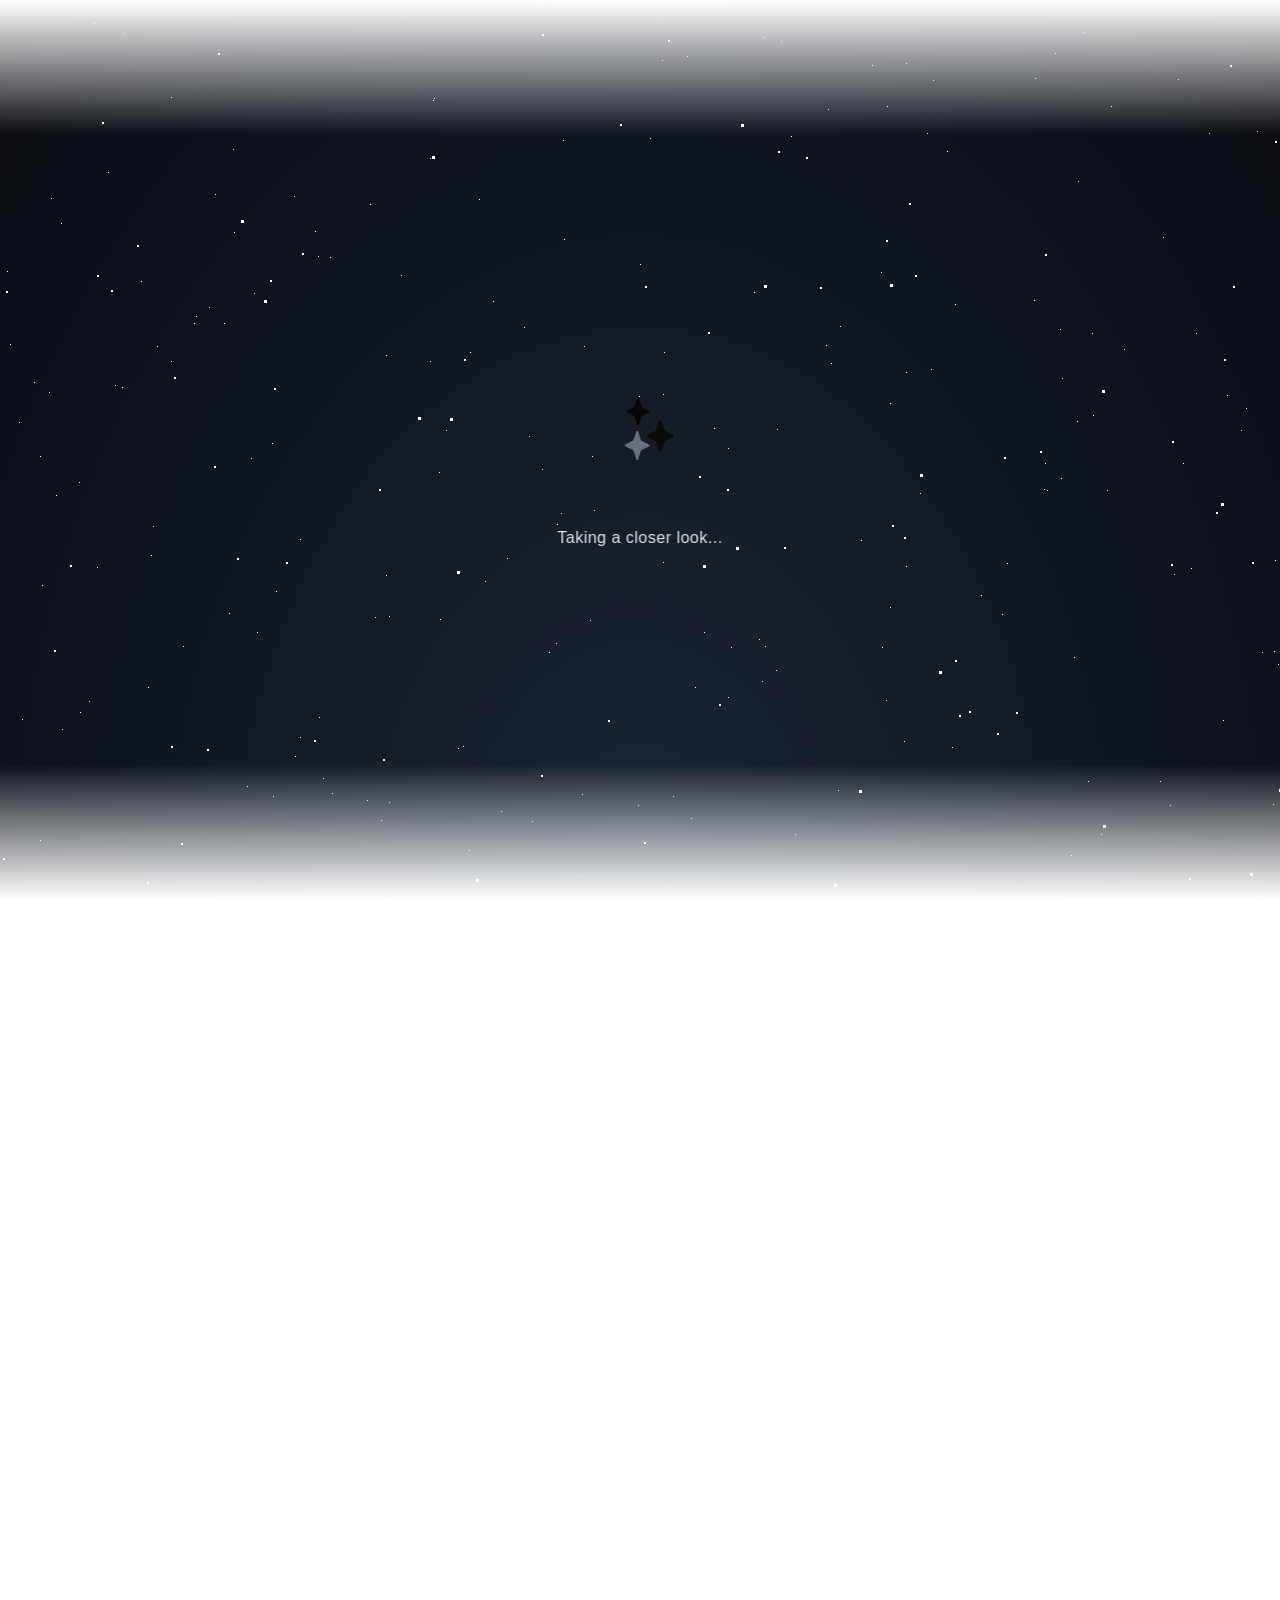
<file: generatingAnim/index.html>
<!DOCTYPE html>
<html lang="en">
<head>
<meta charset="UTF-8">
<meta name="viewport" content="width=device-width, initial-scale=1.0">
<title>AI Analyzing Loader</title>
<link rel="stylesheet" href="styles.css">
</head>
<body style="margin:0; padding:0; height:100vh; width:100vw; overflow:hidden;">
<div class="container">
  <div id="stars"></div>
  <div id="stars2"></div>
  <div id="stars3"></div>

  <div class="loader-wrap">
    <div class="logo-scanner">
      <!-- your reference animation, played as-is; glow is added purely via
           a CSS filter layered on top, so the gif's own frames/timing
           are never touched -->
      <img class="ai-gif" src="ai-generating.gif" alt="AI generating">
    </div>

    <div class="status-text" id="statusText" aria-live="polite">
      <span id="statusSpan">Taking a closer look...</span>
    </div>
  </div>
</div>





<script src="script.js"></script>
</body>
</html>
</file>
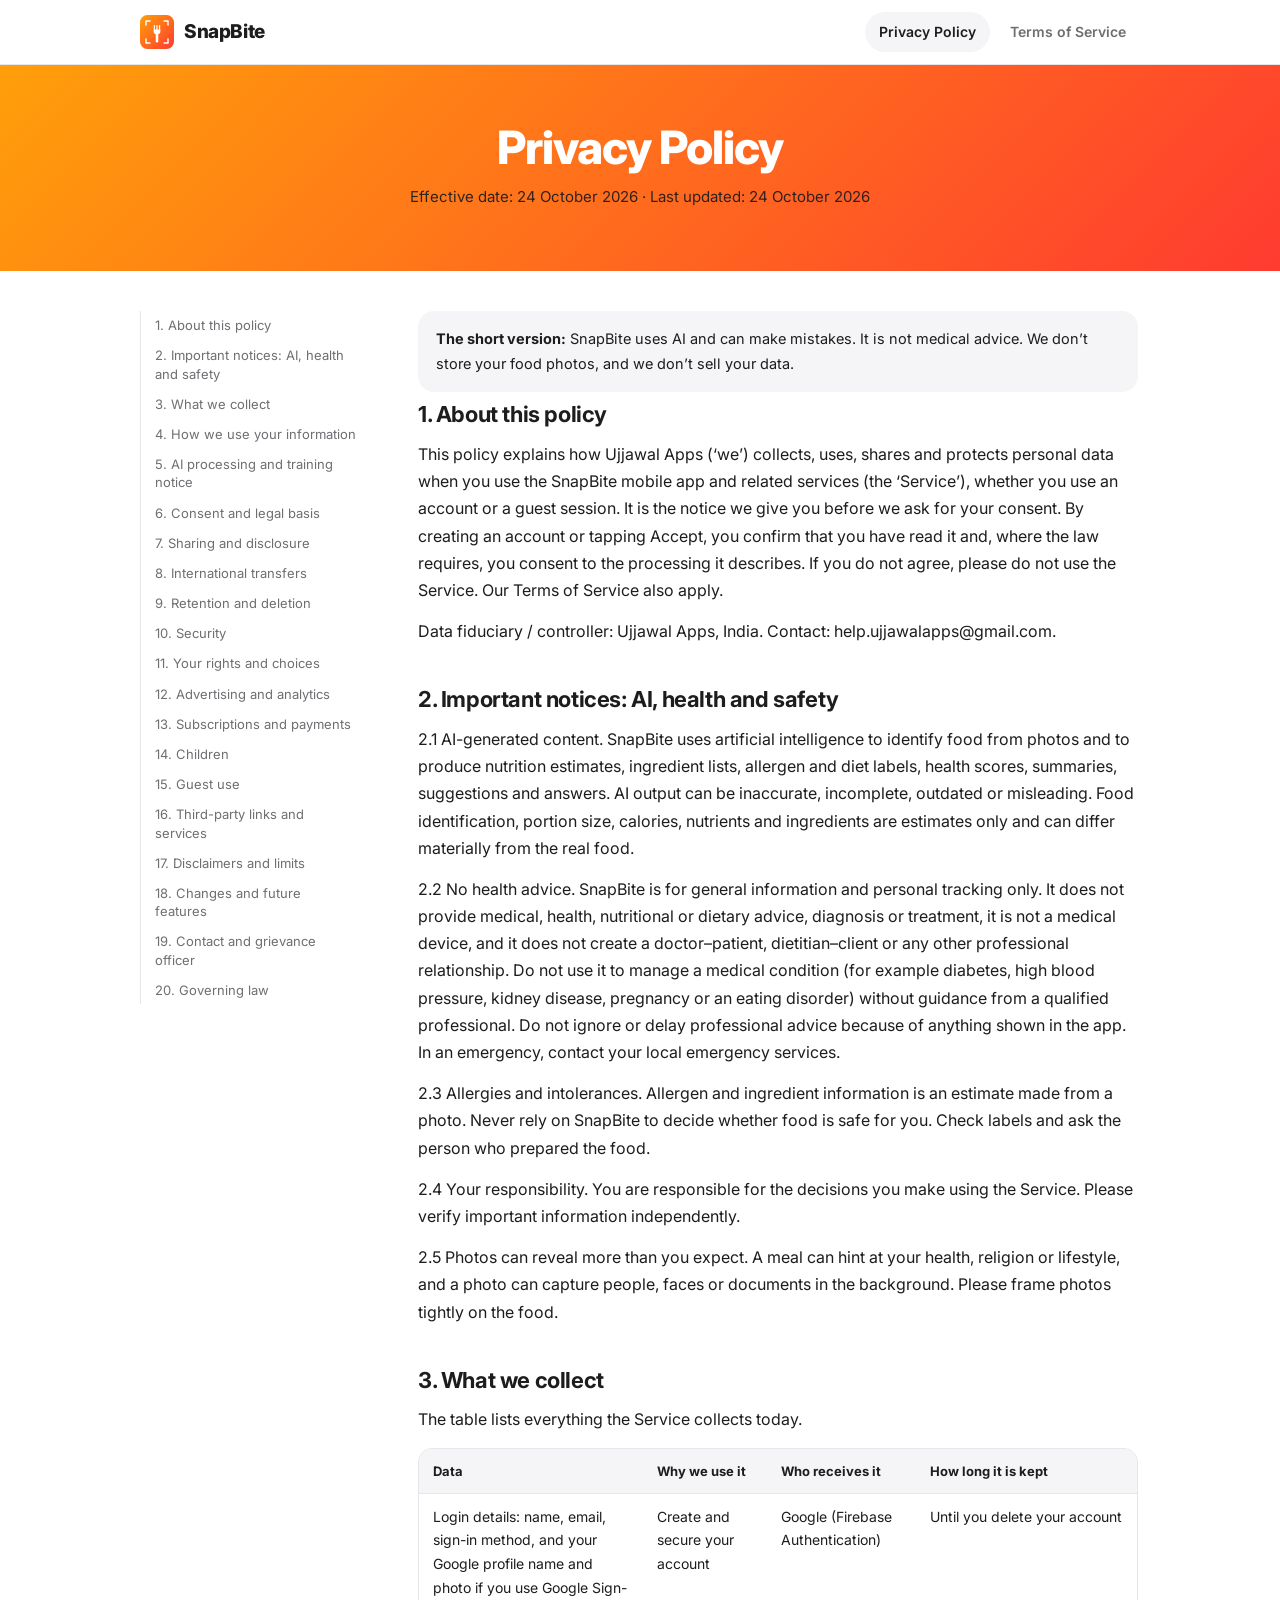
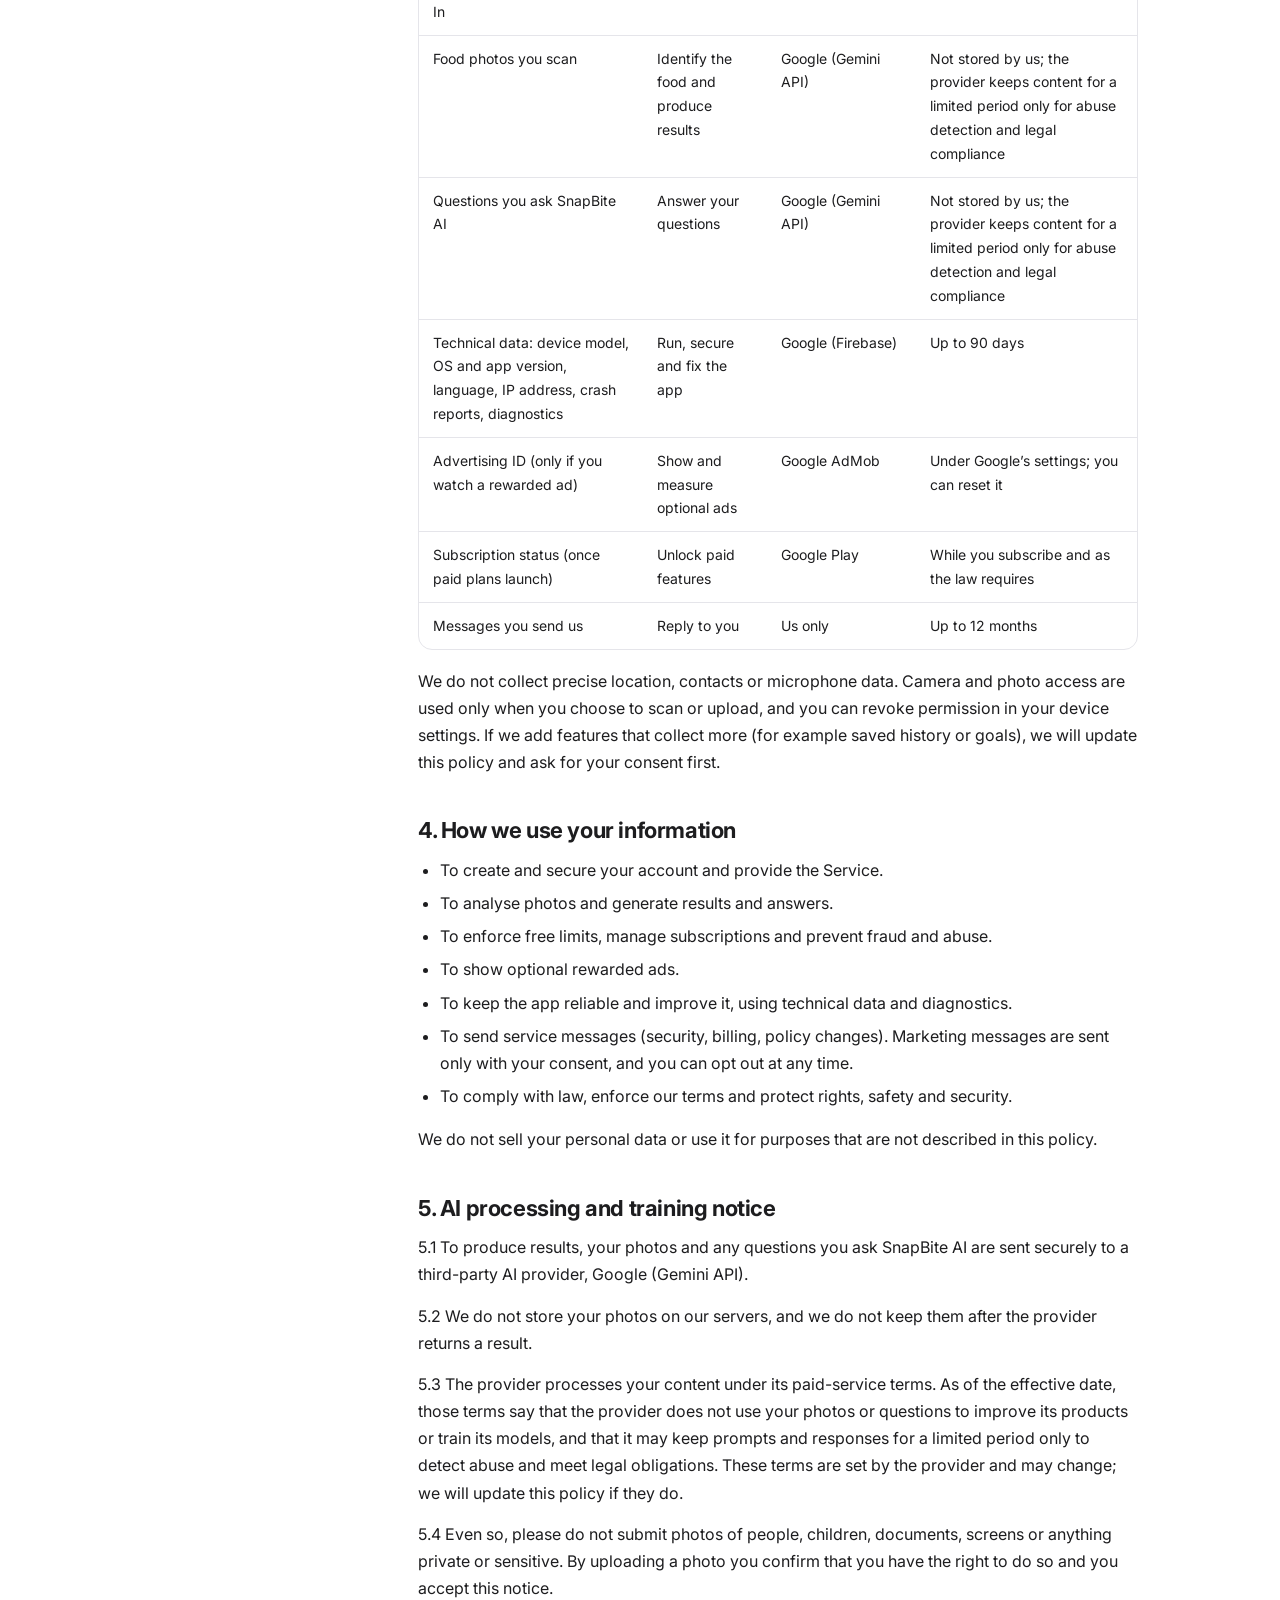
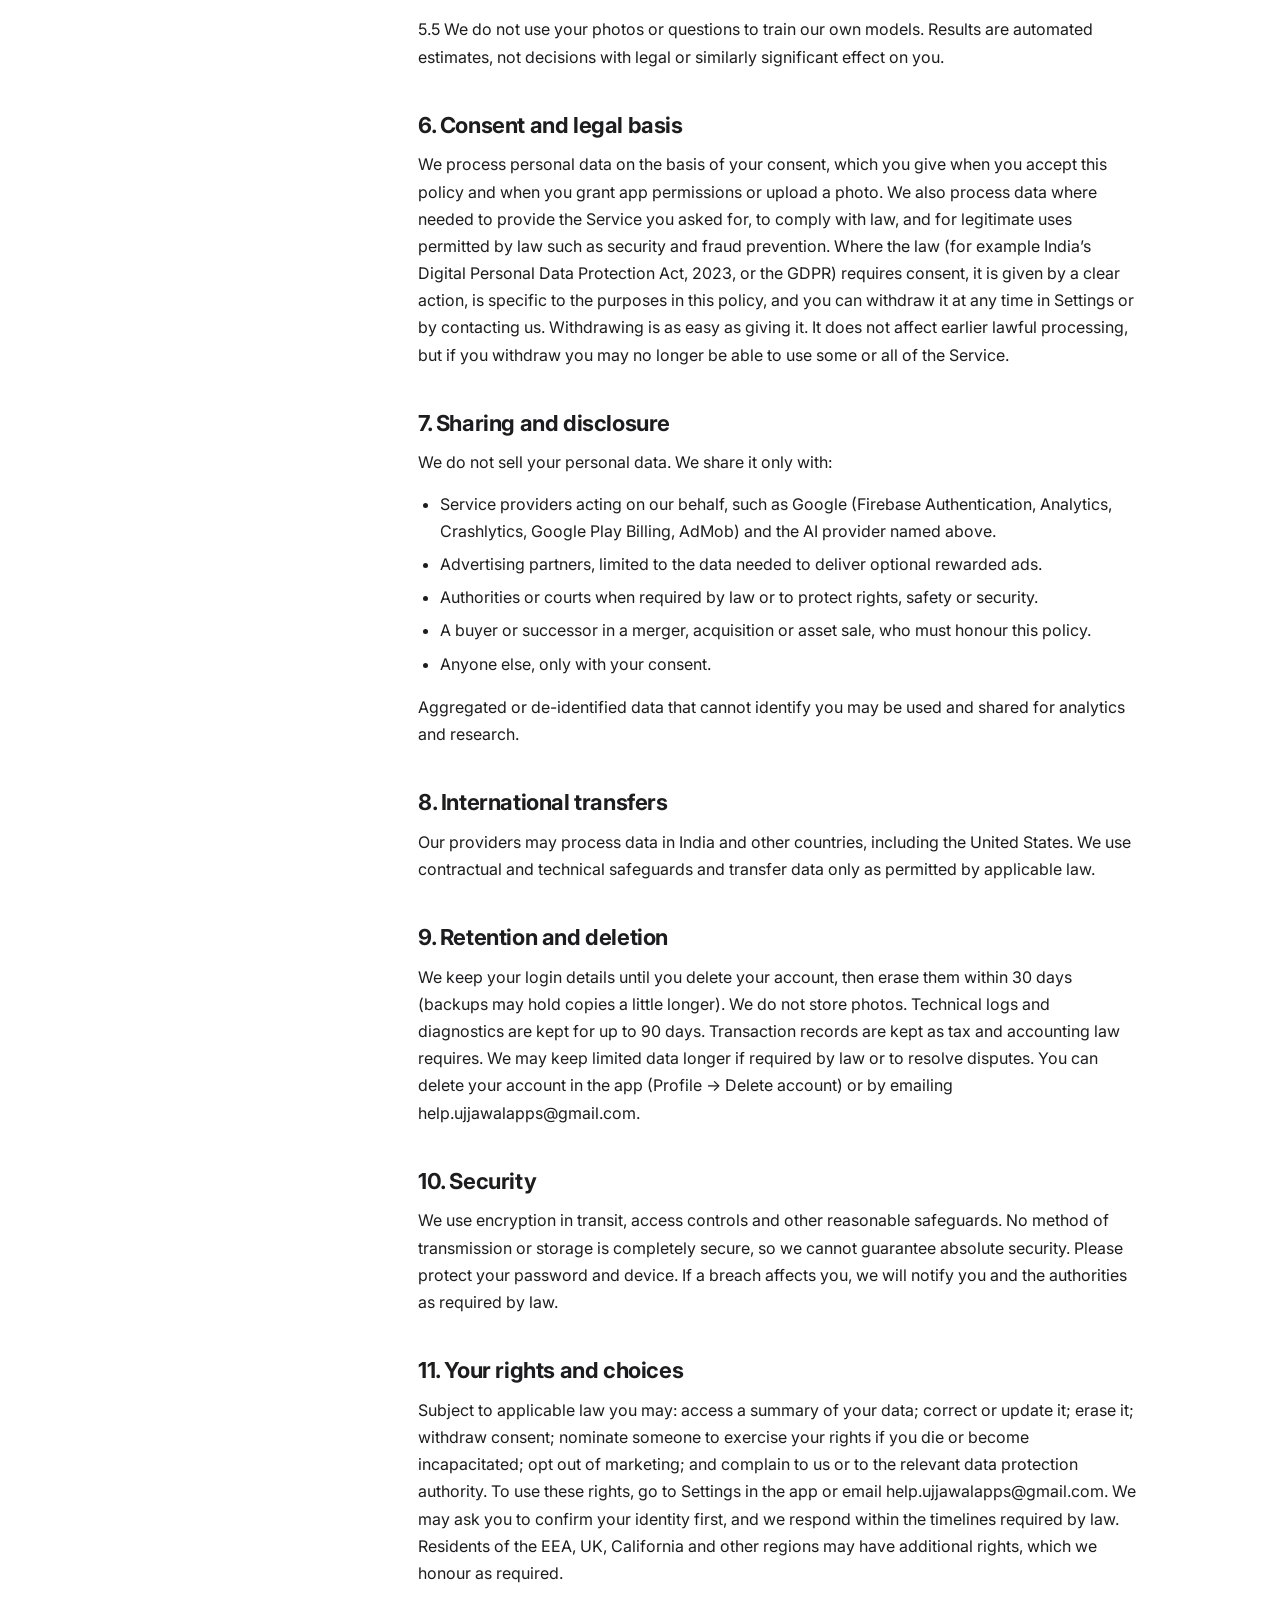
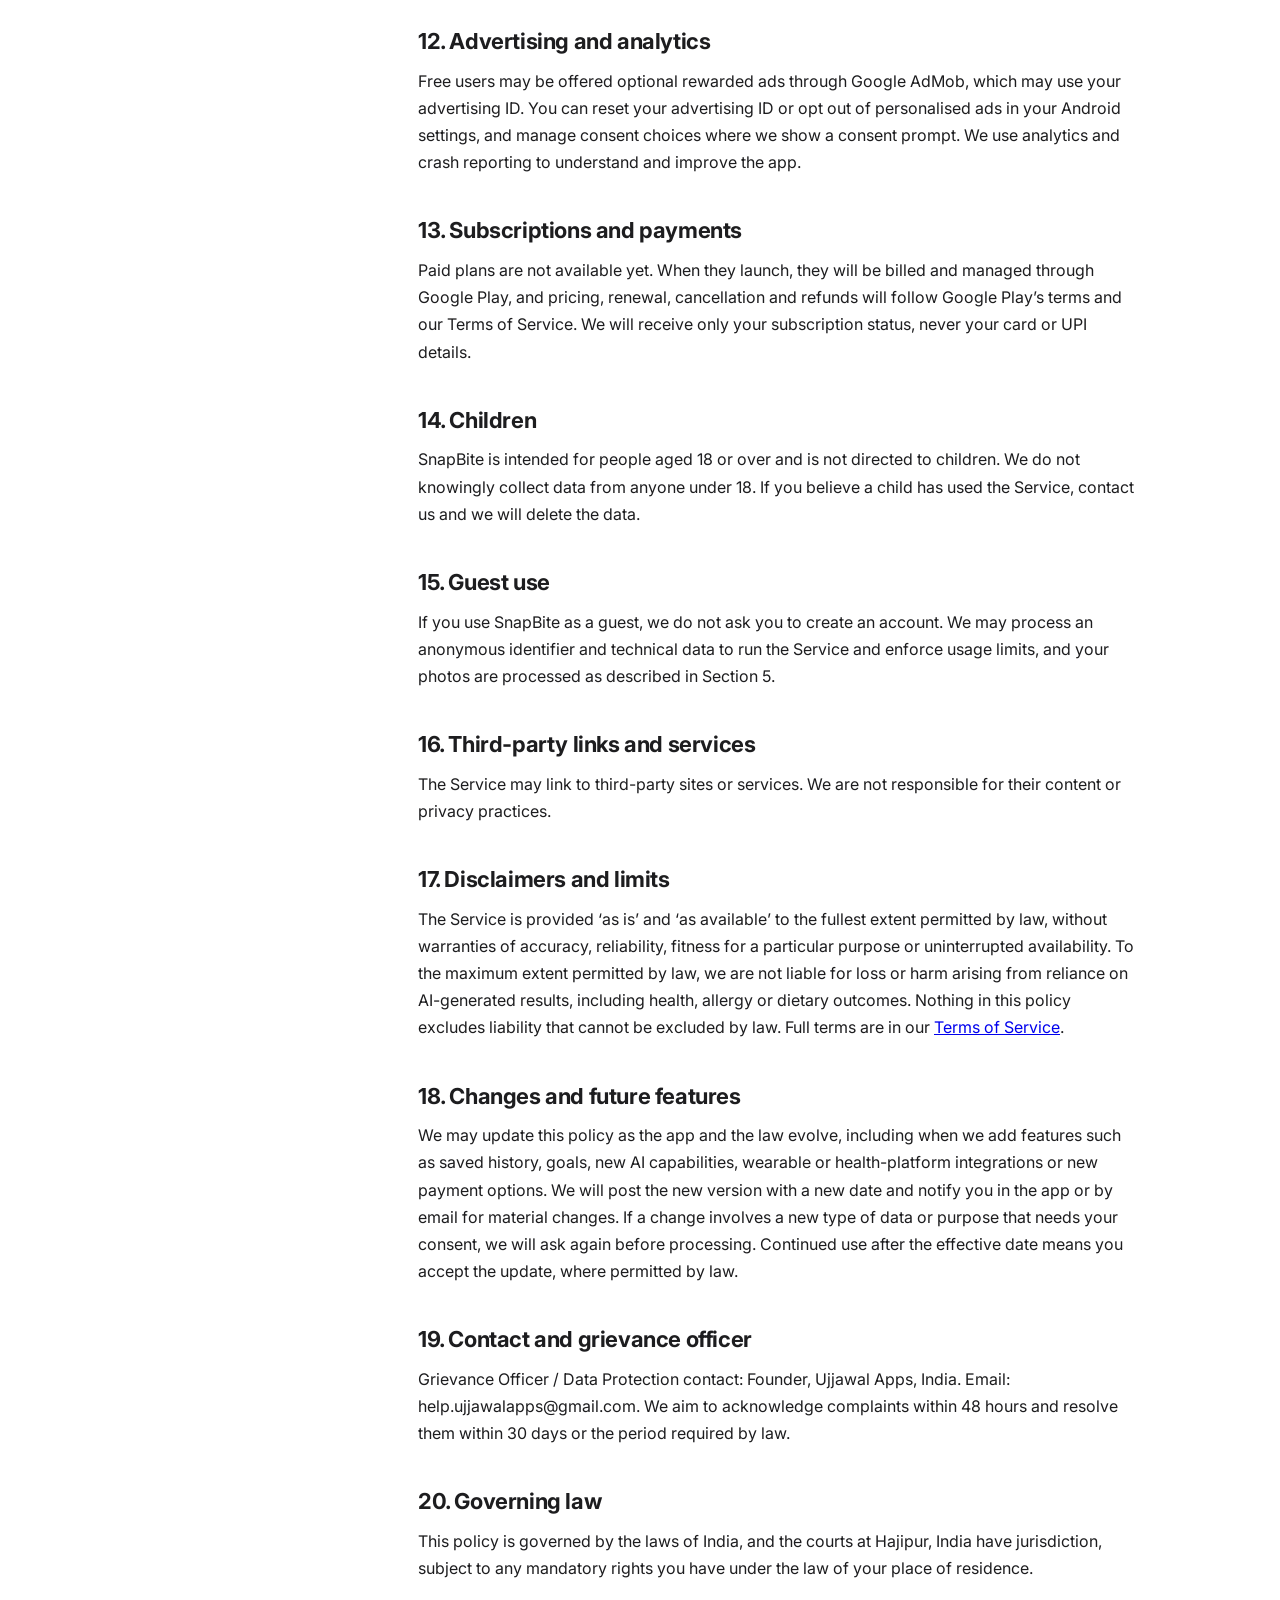
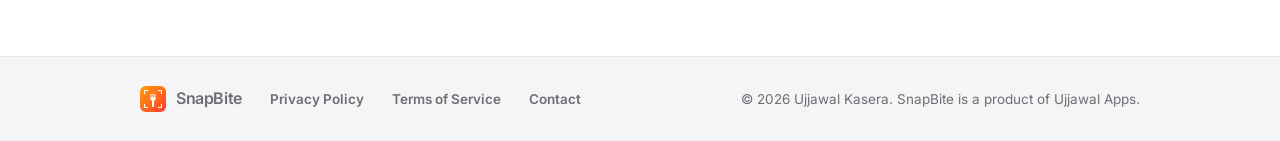
<file: legal_Documents/Privacy Policy — SnapBite.html>
<!DOCTYPE html>
<html lang="en">
<head>
<meta charset="UTF-8">
<meta name="viewport" content="width=device-width, initial-scale=1, viewport-fit=cover">
<title>Privacy Policy — SnapBite</title>
<link rel="preconnect" href="https://fonts.googleapis.com">
<link href="https://fonts.googleapis.com/css2?family=Inter:wght@400;500;600;700;800&display=swap" rel="stylesheet">
<style>
:root{--bg:#fff;--text:#1d1d1f;--sub:#6e6e73;--line:#e5e5ea;--soft:#f5f5f7;--blue:#007AFF;--hdr:rgba(255,255,255,.85);
box-sizing:border-box;padding-top:env(safe-area-inset-top,0px);padding-bottom:env(safe-area-inset-bottom,0px)}
@media(prefers-color-scheme:dark){:root:not([data-theme="light"]){--bg:#000;--text:#f5f5f7;--sub:#98989d;--line:#2c2c2e;--soft:#1c1c1e;--hdr:rgba(0,0,0,.8)}}
:root[data-theme="dark"]{--bg:#000;--text:#f5f5f7;--sub:#98989d;--line:#2c2c2e;--soft:#1c1c1e;--hdr:rgba(0,0,0,.8)}
*{box-sizing:border-box;margin:0;padding:0}
html{scroll-padding-top:calc(env(safe-area-inset-top,0px) + 76px);scroll-behavior:smooth}
body{background:var(--bg);color:var(--text);font-family:'Inter',-apple-system,'Segoe UI',sans-serif;line-height:1.7;font-size:16px}
body::before{content:"";position:fixed;inset:0 0 auto;height:env(safe-area-inset-top,0px);z-index:10;background:var(--hdr);backdrop-filter:blur(14px)}
header{position:sticky;top:env(safe-area-inset-top,0px);z-index:9;background:var(--hdr);backdrop-filter:blur(14px);border-bottom:1px solid var(--line)}
.bar{max-width:1040px;margin:auto;padding:12px 20px;display:flex;align-items:center;gap:12px}
.brand{display:flex;align-items:center;gap:10px;font-weight:800;font-size:19px;letter-spacing:-.4px;color:var(--text);text-decoration:none}
.logo{width:34px;height:34px}
nav{margin-left:auto;display:flex;gap:6px}
nav a{padding:8px 14px;border-radius:20px;font-size:14px;font-weight:600;color:var(--sub);text-decoration:none}
nav a.on{background:var(--soft);color:var(--text)}
.hero{background:linear-gradient(135deg,#FF9F0A,#FF3B30);color:#fff;text-align:center;padding:56px 20px 48px}
.hero h1{font-size:clamp(30px,6vw,46px);font-weight:800;letter-spacing:-1px;line-height:1.15}
.hero p{margin-top:10px;font-size:15px;opacity:.92}
.wrap{max-width:1040px;margin:auto;padding:40px 20px 60px;display:grid;grid-template-columns:230px 1fr;gap:48px}
#toc{position:sticky;top:calc(env(safe-area-inset-top,0px) + 84px);align-self:start;max-height:calc(100vh - 120px);overflow-y:auto;display:flex;flex-direction:column;gap:2px;border-left:1px solid var(--line)}
#toc a{font-size:13px;color:var(--sub);padding:5px 14px;cursor:pointer;line-height:1.4;text-decoration:none}
#toc a:hover{color:var(--blue)}
main{min-width:0;max-width:720px}
h2{font-size:22px;font-weight:700;letter-spacing:-.4px;margin:40px 0 12px;line-height:1.3}
h2:first-of-type{margin-top:0}
p{margin-bottom:14px;color:var(--text)}
ul{margin:0 0 16px 22px}li{margin-bottom:6px}
.tw{overflow-x:auto;margin:6px 0 18px;border:1px solid var(--line);border-radius:14px}
table{border-collapse:collapse;width:100%;min-width:560px;font-size:14px}
th,td{text-align:left;padding:11px 14px;border-bottom:1px solid var(--line);vertical-align:top}
th{background:var(--soft);font-weight:700;font-size:13px}tr:last-child td{border-bottom:none}
mark{background:rgba(255,159,10,.25);color:inherit;border-radius:4px;padding:0 3px}
.notice{background:var(--soft);border-radius:16px;padding:16px 18px;margin-bottom:8px;font-size:14.5px}
footer{border-top:1px solid var(--line);background:var(--soft)}
.fin{max-width:1040px;margin:auto;padding:28px 20px;display:flex;flex-wrap:wrap;gap:12px 28px;align-items:center;font-size:13.5px;color:var(--sub)}
.fin a{color:var(--sub);text-decoration:none;font-weight:600}.fin a:hover{color:var(--blue)}
.fin .brand{font-size:16px}.fin .logo{width:26px;height:26px}.fin span:last-child{margin-left:auto}
@media(max-width:800px){.wrap{grid-template-columns:1fr;gap:0}#toc{display:none}.hero{padding:40px 20px 34px}.fin span:last-child{margin-left:0}}
</style>
</head>
<body>
<svg width="0" height="0" style="position:absolute"><symbol id="lg" viewBox="0 0 1024 1024"><defs><linearGradient id="g" x1="0" y1="0" x2="1" y2="1"><stop offset="0" stop-color="#FF9F0A"/><stop offset="1" stop-color="#FF3B30"/></linearGradient></defs><rect width="1024" height="1024" rx="224" fill="url(#g)"/><g fill="none" stroke="#fff" stroke-width="42" stroke-linecap="round" stroke-linejoin="round"><path d="M180,300V180H300"/><path d="M724,180H844V300"/><path d="M180,724V844H300"/><path d="M844,724V844H724"/></g><g fill="#fff"><rect x="415" y="300" width="36" height="160" rx="18"/><rect x="493" y="300" width="36" height="160" rx="18"/><rect x="571" y="300" width="36" height="160" rx="18"/><path d="M410,440h204v40a102,102 0 0 1-102,102a102,102 0 0 1-102-102z"/><rect x="474" y="560" width="76" height="270" rx="38"/></g></symbol></svg>

<header><div class="bar">
  <a class="brand" href="#privacy"><svg class="logo"><use href="#lg"/></svg>SnapBite</a>
  <nav><a href="#privacy">Privacy Policy</a><a href="#terms">Terms of Service</a></nav>
</div></header>

<div class="hero"><h1 id="ht">Privacy Policy</h1><p>Effective date: [EFFECTIVE] · Last updated: [UPDATED]</p></div>

<div class="wrap">
<div id="toc"></div>
<main>

<section id="privacy">
<div class="notice"><b>The short version:</b> SnapBite uses AI and can make mistakes. It is not medical advice. We don’t store your food photos, and we don’t sell your data.</div>
<h2>1. About this policy</h2>
<p>This policy explains how [COMPANY LEGAL NAME] (‘we’) collects, uses, shares and protects personal data when you use the SnapBite mobile app and related services (the ‘Service’), whether you use an account or a guest session. It is the notice we give you before we ask for your consent. By creating an account or tapping Accept, you confirm that you have read it and, where the law requires, you consent to the processing it describes. If you do not agree, please do not use the Service. Our Terms of Service also apply.</p>
<p>Data fiduciary / controller: [COMPANY LEGAL NAME], [ADDRESS]. Contact: [EMAIL].</p>
<h2>2. Important notices: AI, health and safety</h2>
<p>2.1 AI-generated content. SnapBite uses artificial intelligence to identify food from photos and to produce nutrition estimates, ingredient lists, allergen and diet labels, health scores, summaries, suggestions and answers. AI output can be inaccurate, incomplete, outdated or misleading. Food identification, portion size, calories, nutrients and ingredients are estimates only and can differ materially from the real food.</p>
<p>2.2 No health advice. SnapBite is for general information and personal tracking only. It does not provide medical, health, nutritional or dietary advice, diagnosis or treatment, it is not a medical device, and it does not create a doctor–patient, dietitian–client or any other professional relationship. Do not use it to manage a medical condition (for example diabetes, high blood pressure, kidney disease, pregnancy or an eating disorder) without guidance from a qualified professional. Do not ignore or delay professional advice because of anything shown in the app. In an emergency, contact your local emergency services.</p>
<p>2.3 Allergies and intolerances. Allergen and ingredient information is an estimate made from a photo. Never rely on SnapBite to decide whether food is safe for you. Check labels and ask the person who prepared the food.</p>
<p>2.4 Your responsibility. You are responsible for the decisions you make using the Service. Please verify important information independently.</p>
<p>2.5 Photos can reveal more than you expect. A meal can hint at your health, religion or lifestyle, and a photo can capture people, faces or documents in the background. Please frame photos tightly on the food.</p>
<h2>3. What we collect</h2>
<p>The table lists everything the Service collects today.</p>
<div class="tw"><table>
<tr><th>Data</th><th>Why we use it</th><th>Who receives it</th><th>How long it is kept</th></tr>
<tr><td>Login details: name, email, sign-in method, and your Google profile name and photo if you use Google Sign-In</td><td>Create and secure your account</td><td>Google (Firebase Authentication)</td><td>Until you delete your account</td></tr>
<tr><td>Food photos you scan</td><td>Identify the food and produce results</td><td>Google (Gemini API)</td><td>Not stored by us; the provider keeps content for a limited period only for abuse detection and legal compliance</td></tr>
<tr><td>Questions you ask SnapBite AI</td><td>Answer your questions</td><td>Google (Gemini API)</td><td>Not stored by us; the provider keeps content for a limited period only for abuse detection and legal compliance</td></tr>
<tr><td>Technical data: device model, OS and app version, language, IP address, crash reports, diagnostics</td><td>Run, secure and fix the app</td><td>Google (Firebase)</td><td>Up to [90] days</td></tr>
<tr><td>Advertising ID (only if you watch a rewarded ad)</td><td>Show and measure optional ads</td><td>Google AdMob</td><td>Under Google’s settings; you can reset it</td></tr>
<tr><td>Subscription status (once paid plans launch)</td><td>Unlock paid features</td><td>Google Play</td><td>While you subscribe and as the law requires</td></tr>
<tr><td>Messages you send us</td><td>Reply to you</td><td>Us only</td><td>Up to [12] months</td></tr>
</table></div>
<p>We do not collect precise location, contacts or microphone data. Camera and photo access are used only when you choose to scan or upload, and you can revoke permission in your device settings. If we add features that collect more (for example saved history or goals), we will update this policy and ask for your consent first.</p>
<h2>4. How we use your information</h2>
<ul><li>To create and secure your account and provide the Service.</li><li>To analyse photos and generate results and answers.</li><li>To enforce free limits, manage subscriptions and prevent fraud and abuse.</li><li>To show optional rewarded ads.</li><li>To keep the app reliable and improve it, using technical data and diagnostics.</li><li>To send service messages (security, billing, policy changes). Marketing messages are sent only with your consent, and you can opt out at any time.</li><li>To comply with law, enforce our terms and protect rights, safety and security.</li></ul>
<p>We do not sell your personal data or use it for purposes that are not described in this policy.</p>
<h2>5. AI processing and training notice</h2>
<p>5.1 To produce results, your photos and any questions you ask SnapBite AI are sent securely to a third-party AI provider, Google (Gemini API).</p>
<p>5.2 We do not store your photos on our servers, and we do not keep them after the provider returns a result.</p>
<p>5.3 The provider processes your content under its paid-service terms. As of the effective date, those terms say that the provider does not use your photos or questions to improve its products or train its models, and that it may keep prompts and responses for a limited period only to detect abuse and meet legal obligations. These terms are set by the provider and may change; we will update this policy if they do.</p>
<p>5.4 Even so, please do not submit photos of people, children, documents, screens or anything private or sensitive. By uploading a photo you confirm that you have the right to do so and you accept this notice.</p>
<p>5.5 We do not use your photos or questions to train our own models. Results are automated estimates, not decisions with legal or similarly significant effect on you.</p>
<h2>6. Consent and legal basis</h2>
<p>We process personal data on the basis of your consent, which you give when you accept this policy and when you grant app permissions or upload a photo. We also process data where needed to provide the Service you asked for, to comply with law, and for legitimate uses permitted by law such as security and fraud prevention. Where the law (for example India’s Digital Personal Data Protection Act, 2023, or the GDPR) requires consent, it is given by a clear action, is specific to the purposes in this policy, and you can withdraw it at any time in Settings or by contacting us. Withdrawing is as easy as giving it. It does not affect earlier lawful processing, but if you withdraw you may no longer be able to use some or all of the Service.</p>
<h2>7. Sharing and disclosure</h2>
<p>We do not sell your personal data. We share it only with:</p>
<ul><li>Service providers acting on our behalf, such as Google (Firebase Authentication, Analytics, Crashlytics, Google Play Billing, AdMob) and the AI provider named above.</li><li>Advertising partners, limited to the data needed to deliver optional rewarded ads.</li><li>Authorities or courts when required by law or to protect rights, safety or security.</li><li>A buyer or successor in a merger, acquisition or asset sale, who must honour this policy.</li><li>Anyone else, only with your consent.</li></ul>
<p>Aggregated or de-identified data that cannot identify you may be used and shared for analytics and research.</p>
<h2>8. International transfers</h2>
<p>Our providers may process data in India and other countries, including the United States. We use contractual and technical safeguards and transfer data only as permitted by applicable law.</p>
<h2>9. Retention and deletion</h2>
<p>We keep your login details until you delete your account, then erase them within [30] days (backups may hold copies a little longer). We do not store photos. Technical logs and diagnostics are kept for up to [90] days. Transaction records are kept as tax and accounting law requires. We may keep limited data longer if required by law or to resolve disputes. You can delete your account in the app (Profile → Delete account) or by emailing [EMAIL].</p>
<h2>10. Security</h2>
<p>We use encryption in transit, access controls and other reasonable safeguards. No method of transmission or storage is completely secure, so we cannot guarantee absolute security. Please protect your password and device. If a breach affects you, we will notify you and the authorities as required by law.</p>
<h2>11. Your rights and choices</h2>
<p>Subject to applicable law you may: access a summary of your data; correct or update it; erase it; withdraw consent; nominate someone to exercise your rights if you die or become incapacitated; opt out of marketing; and complain to us or to the relevant data protection authority. To use these rights, go to Settings in the app or email [EMAIL]. We may ask you to confirm your identity first, and we respond within the timelines required by law. Residents of the EEA, UK, California and other regions may have additional rights, which we honour as required.</p>
<h2>12. Advertising and analytics</h2>
<p>Free users may be offered optional rewarded ads through Google AdMob, which may use your advertising ID. You can reset your advertising ID or opt out of personalised ads in your Android settings, and manage consent choices where we show a consent prompt. We use analytics and crash reporting to understand and improve the app.</p>
<h2>13. Subscriptions and payments</h2>
<p>Paid plans are not available yet. When they launch, they will be billed and managed through Google Play, and pricing, renewal, cancellation and refunds will follow Google Play’s terms and our Terms of Service. We will receive only your subscription status, never your card or UPI details.</p>
<h2>14. Children</h2>
<p>SnapBite is intended for people aged 18 or over and is not directed to children. We do not knowingly collect data from anyone under 18. If you believe a child has used the Service, contact us and we will delete the data.</p>
<h2>15. Guest use</h2>
<p>If you use SnapBite as a guest, we do not ask you to create an account. We may process an anonymous identifier and technical data to run the Service and enforce usage limits, and your photos are processed as described in Section 5.</p>
<h2>16. Third-party links and services</h2>
<p>The Service may link to third-party sites or services. We are not responsible for their content or privacy practices.</p>
<h2>17. Disclaimers and limits</h2>
<p>The Service is provided ‘as is’ and ‘as available’ to the fullest extent permitted by law, without warranties of accuracy, reliability, fitness for a particular purpose or uninterrupted availability. To the maximum extent permitted by law, we are not liable for loss or harm arising from reliance on AI-generated results, including health, allergy or dietary outcomes. Nothing in this policy excludes liability that cannot be excluded by law. Full terms are in our <a href="#terms">Terms of Service</a>.</p>
<h2>18. Changes and future features</h2>
<p>We may update this policy as the app and the law evolve, including when we add features such as saved history, goals, new AI capabilities, wearable or health-platform integrations or new payment options. We will post the new version with a new date and notify you in the app or by email for material changes. If a change involves a new type of data or purpose that needs your consent, we will ask again before processing. Continued use after the effective date means you accept the update, where permitted by law.</p>
<h2>19. Contact and grievance officer</h2>
<p>Grievance Officer / Data Protection contact: Founder, [COMPANY LEGAL NAME], [ADDRESS]. Email: [EMAIL]. We aim to acknowledge complaints within [48 hours] and resolve them within [30 days] or the period required by law.</p>
<h2>20. Governing law</h2>
<p>This policy is governed by the laws of India, and the courts at [CITY], India have jurisdiction, subject to any mandatory rights you have under the law of your place of residence.</p>
</section>

<section id="terms" hidden>
<div class="notice"><b>The short version:</b> You must be 18+. SnapBite is an AI tool, so results are estimates and not medical advice. Free use has daily limits. When paid plans launch, they will renew through Google Play until you cancel.</div>
<h2>1. Agreement</h2>
<p>By creating an account, using SnapBite as a guest, or otherwise using the app (the ‘Service’), you agree to these Terms and our <a href="#privacy">Privacy Policy</a>. If you do not agree, do not use the Service. You must be at least 18 and able to form a binding contract. If you use the Service for an organisation, you confirm that you may bind it.</p>
<h2>2. The Service</h2>
<p>SnapBite lets you photograph food and receive AI-generated identification, nutrition estimates, summaries, suggestions and answers to your questions, and (with an account) save history and goals. Features, limits and pricing may change as the Service evolves.</p>
<h2>3. Important AI and health disclaimer</h2>
<p>3.1 The Service is powered by artificial intelligence. Outputs can be inaccurate, incomplete, outdated or misleading, and can differ materially from the actual food. They are estimates only.</p>
<p>3.2 SnapBite does not provide medical, health, nutritional or dietary advice, diagnosis or treatment, is not a medical device, and does not create any professional relationship with you. Consult a qualified doctor or registered dietitian before making health, diet or medication decisions, especially if you have a medical condition or an allergy, are pregnant, or have or may have an eating disorder.</p>
<p>3.3 Never rely on SnapBite to decide whether food is safe or free of allergens. Always check labels and ask the person who prepared the food.</p>
<p>3.4 In an emergency, contact local emergency services. Do not delay or disregard professional advice because of anything in the Service.</p>
<p>3.5 You use the Service and its outputs at your own risk and are responsible for your own decisions. Please verify important information independently.</p>
<h2>4. Accounts and guest use</h2>
<p>You must give accurate information and keep your login details secure. You are responsible for activity under your account and must tell us promptly of any unauthorised use. Guests may access limited features and may be asked to create an account to use others. One person, one account; do not share or sell accounts.</p>
<h2>5. Acceptable use</h2>
<p>You agree not to:</p>
<ul><li>upload content that is unlawful, infringing, obscene or harmful, or that shows people (especially children), private documents or anything you have no right to share;</li><li>use the Service for anything other than lawful, personal, non-commercial purposes unless we agree otherwise;</li><li>bypass or manipulate usage limits, ads, paywalls or security, or use bots or automated means to access the Service;</li><li>probe, scrape, reverse engineer, decompile or copy the app, its prompts or its outputs at scale, or use outputs to build or train a competing product or AI model;</li><li>try to override the AI’s safeguards or make it produce harmful content;</li><li>interfere with the Service, other users or our providers, or introduce malware.</li></ul>
<p>We may remove content, limit access or suspend accounts that breach these rules.</p>
<h2>6. Your content</h2>
<p>6.1 You keep ownership of the photos and messages you submit (‘Your Content’). You confirm that you have the right to submit it.</p>
<p>6.2 You grant us a worldwide, non-exclusive, royalty-free licence to process, transmit and display Your Content as needed to operate, secure and improve the Service, including sending it to our AI and infrastructure providers.</p>
<p>6.3 As described in our Privacy Policy, we do not store your photos. They are processed by our AI provider under its paid-service terms, which at the effective date say the provider does not use submitted content to improve its products. Please do not submit anything private or sensitive.</p>
<p>6.4 Outputs are generated automatically, may not be unique, and may resemble outputs given to others. You may use outputs for personal purposes; we give no warranty over them.</p>
<h2>7. Free use, limits and ads</h2>
<p>Free use is subject to daily limits and fair-use rules that we may change. Some limits can be extended by watching optional rewarded ads. We may apply technical limits to protect the Service and control costs.</p>
<h2>8. Paid plans</h2>
<p>Paid plans are not available yet. This section applies once they launch.</p>
<p>8.1 Paid plans are billed through Google Play at the price shown at purchase, including applicable taxes, and renew automatically for the same period until you cancel in Google Play before the renewal date.</p>
<p>8.2 Free trials, if offered, convert to paid plans unless you cancel before the trial ends.</p>
<p>8.3 Refunds and cancellations are governed by Google Play’s policies and applicable law; we do not process payments ourselves. We may change prices or plans with notice, effective from your next renewal.</p>
<p>8.4 Deleting the app or your account does not cancel a subscription. Cancel it in Google Play.</p>
<h2>9. Our intellectual property</h2>
<p>The Service, including the app, design, logo, text, software and prompts, belongs to us or our licensors and is protected by law. We grant you a limited, revocable, non-exclusive, non-transferable licence to use the app for personal purposes under these Terms. All other rights are reserved. If you send us feedback, we may use it freely without compensation.</p>
<h2>10. Third-party services</h2>
<p>The Service relies on third parties (such as Google Play, Firebase, advertising networks and AI providers). Their terms apply to their services, and we are not responsible for their acts, outages or content.</p>
<h2>11. Disclaimers</h2>
<p>To the fullest extent permitted by law, the Service and all outputs are provided ‘as is’ and ‘as available’ without warranties of any kind, express or implied, including accuracy, reliability, fitness for a particular purpose, non-infringement, or uninterrupted, error-free operation.</p>
<h2>12. Limitation of liability</h2>
<p>To the maximum extent permitted by law: (a) we are not liable for indirect, incidental, special, consequential or punitive damages, or for loss of data, profits or goodwill; (b) we are not liable for harm arising from reliance on AI-generated outputs, including health, allergy, dietary or financial outcomes; and (c) our total liability for any claim is limited to the greater of the amount you paid us in the 12 months before the claim or ₹[AMOUNT]. Nothing in these Terms excludes liability for fraud, for death or personal injury caused by our negligence, or any liability that cannot be excluded by law, and your statutory consumer rights are not affected.</p>
<h2>13. Indemnity</h2>
<p>To the extent permitted by law, you agree to indemnify us against claims, losses and costs (including reasonable legal fees) arising from Your Content, your breach of these Terms or your misuse of the Service.</p>
<h2>14. Suspension and termination</h2>
<p>You can stop using the Service and delete your account at any time (Profile → Delete account). We may suspend or end your access immediately if you breach these Terms, if required by law, or to protect the Service, and we may discontinue the Service with reasonable notice where practicable. Sections that by their nature should survive (including 3, 6.3, 9 and 11 to 13, and 16) survive termination.</p>
<h2>15. Changes</h2>
<p>We may update these Terms. For material changes we will give notice in the app or by email before they take effect. Continued use after the effective date means you accept the updated Terms; if you disagree, stop using the Service and delete your account.</p>
<h2>16. Governing law and disputes</h2>
<p>These Terms are governed by the laws of India. Please contact us first so we can try to resolve any dispute informally. If it is not resolved within [30] days, it will be settled by arbitration under the Arbitration and Conciliation Act, 1996, by a sole arbitrator appointed by mutual agreement of the parties (failing which as provided under that Act), seated in [CITY], in English. Courts at [CITY] have exclusive jurisdiction over matters not subject to arbitration, subject to any mandatory consumer rights you have.</p>
<h2>17. General</h2>
<p>These Terms and the Privacy Policy are the entire agreement between you and us about the Service. If any part is unenforceable, the rest stays in effect. Our failure to enforce a right is not a waiver. You may not assign these Terms; we may assign them in a merger, acquisition or asset sale. We are not liable for delays or failures caused by events beyond our reasonable control. We may give notices in the app, by email or by posting them.</p>
<h2>18. Contact and grievance officer</h2>
<p>Founder, [COMPANY LEGAL NAME], [ADDRESS]. Email: [EMAIL]. We aim to acknowledge complaints within [48 hours] and resolve them within [30 days] or the period required by law.</p>
</section>

</main>
</div>

<footer><div class="fin">
  <a class="brand" href="#privacy"><svg class="logo"><use href="#lg"/></svg>SnapBite</a>
  <a href="#privacy">Privacy Policy</a><a href="#terms">Terms of Service</a><a href="mailto:[EMAIL]">Contact</a>
  <span>© [YEAR] [OWNER]. SnapBite is a product of [COMPANY LEGAL NAME].</span>
</div></footer>

<script>
/* ===== EDIT YOUR DETAILS HERE: change a value once and it updates everywhere ===== */
const CFG={
 '[COMPANY LEGAL NAME]':'Ujjawal Apps',
 '[OWNER]':'Ujjawal Kasera',
 '[YEAR]':'2026',
 '[EMAIL]':'help.ujjawalapps@gmail.com',
 '[ADDRESS]':'India',
 '[CITY]':'Hajipur',
 '[AMOUNT]':'1,000',
 '[EFFECTIVE]':'24 October 2026',
 '[UPDATED]':'24 October 2026',
 '[90]':'90','[12]':'12','[30]':'30','[48 hours]':'48 hours','[30 days]':'30 days'
};
document.querySelectorAll('section,footer,.hero').forEach(el=>{let h=el.innerHTML;for(const k in CFG)h=h.split(k).join(CFG[k]);el.innerHTML=h});
const T={privacy:'Privacy Policy',terms:'Terms of Service'};
function route(){
  let h=location.hash.slice(1);if(!T[h])h='privacy';
  Object.keys(T).forEach(k=>document.getElementById(k).hidden=k!==h);
  document.querySelectorAll('nav a').forEach(a=>a.classList.toggle('on',a.getAttribute('href')==='#'+h));
  document.getElementById('ht').textContent=T[h];document.title=T[h]+' — SnapBite';
  const t=document.getElementById('toc');t.innerHTML='';
  document.querySelectorAll('#'+h+' h2').forEach(x=>{const a=document.createElement('a');a.textContent=x.textContent;a.onclick=()=>x.scrollIntoView({behavior:'smooth'});t.appendChild(a)});
  window.scrollTo(0,0);
}
addEventListener('hashchange',route);route();
</script>
</body>
</html>
</file>
<file: generatingAnim/styles.css>
.container {
    height: 100%;
    width: 100%;
    background: radial-gradient(ellipse at bottom, #1b2735 0%, #090a0f 100%);
    overflow: hidden;
    /* soften only the top and bottom edges: the starfield fades to
       transparent as it nears the top/bottom, but stays solid all the
       way out to the left and right sides */
    -webkit-mask-image: linear-gradient(
      to bottom,
      rgba(0, 0, 0, 0) 0%,
      rgba(0, 0, 0, 1) 15%,
      rgba(0, 0, 0, 1) 85%,
      rgba(0, 0, 0, 0) 100%
    );
    mask-image: linear-gradient(
      to bottom,
      rgba(0, 0, 0, 0) 0%,
      rgba(0, 0, 0, 1) 15%,
      rgba(0, 0, 0, 1) 85%,
      rgba(0, 0, 0, 0) 100%
    );
  }

  #stars {
    width: 1px;
    height: 1px;
    background: transparent;
    box-shadow:
      501px 811px #fff,
      1450px 1324px #fff,
      1093px 1780px #fff,
      1469px 678px #fff,
      904px 741px #fff,
      1160px 781px #fff,
      1841px 1962px #fff,
      1630px 1667px #fff,
      1788px 676px #fff,
      367px 1734px #fff,
      1343px 156px #fff,
      1283px 1142px #fff,
      1062px 378px #fff,
      1395px 467px #fff,
      1017px 1891px #fff,
      137px 1114px #fff,
      1767px 1403px #fff,
      1543px 11px #fff,
      1078px 181px #fff,
      1189px 1574px #fff,
      1697px 1551px #fff,
      439px 472px #fff,
      1491px 677px #fff,
      1364px 599px #fff,
      34px 382px #fff,
      1221px 1584px #fff,
      1266px 1499px #fff,
      169px 1907px #fff,
      1219px 1125px #fff,
      659px 18px #fff,
      1731px 1959px #fff,
      332px 1216px #fff,
      1913px 788px #fff,
      80px 712px #fff,
      326px 1605px #fff,
      574px 1502px #fff,
      473px 1653px #fff,
      404px 975px #fff,
      322px 1797px #fff,
      425px 1321px #fff,
      1121px 1797px #fff,
      731px 647px #fff,
      891px 1584px #fff,
      1523px 109px #fff,
      1379px 244px #fff,
      865px 1064px #fff,
      493px 956px #fff,
      624px 1380px #fff,
      440px 619px #fff,
      1630px 767px #fff,
      955px 1196px #fff,
      62px 729px #fff,
      126px 946px #fff,
      1256px 896px #fff,
      1444px 256px #fff,
      661px 1628px #fff,
      1078px 1716px #fff,
      300px 737px #fff,
      1734px 413px #fff,
      1296px 129px #fff,
      1771px 1678px #fff,
      977px 1764px #fff,
      1879px 549px #fff,
      665px 1531px #fff,
      89px 701px #fff,
      1084px 1183px #fff,
      1597px 1576px #fff,
      1354px 1774px #fff,
      554px 1471px #fff,
      1469px 287px #fff,
      887px 106px #fff,
      1962px 766px #fff,
      638px 805px #fff,
      1651px 741px #fff,
      1517px 1826px #fff,
      24px 1152px #fff,
      507px 558px #fff,
      1262px 652px #fff,
      246px 1048px #fff,
      1077px 421px #fff,
      1866px 1847px #fff,
      1986px 1561px #fff,
      704px 632px #fff,
      1991px 1875px #fff,
      1227px 395px #fff,
      45px 1116px #fff,
      247px 786px #fff,
      890px 607px #fff,
      787px 1235px #fff,
      557px 524px #fff,
      1582px 1285px #fff,
      1725px 1366px #fff,
      952px 747px #fff,
      251px 458px #fff,
      1500px 1250px #fff,
      1999px 1734px #fff,
      1336px 1955px #fff,
      1705px 1464px #fff,
      728px 697px #fff,
      594px 510px #fff,
      1345px 1990px #fff,
      1919px 1803px #fff,
      1117px 966px #fff,
      1629px 97px #fff,
      1046px 1196px #fff,
      810px 1092px #fff,
      722px 976px #fff,
      406px 18px #fff,
      1665px 1860px #fff,
      1758px 1628px #fff,
      1183px 463px #fff,
      564px 239px #fff,
      13px 1767px #fff,
      1482px 1472px #fff,
      1700px 347px #fff,
      1362px 244px #fff,
      1141px 1708px #fff,
      22px 885px #fff,
      374px 1309px #fff,
      1034px 1037px #fff,
      1725px 1086px #fff,
      1343px 1921px #fff,
      596px 903px #fff,
      1061px 478px #fff,
      18px 1409px #fff,
      729px 1364px #fff,
      264px 911px #fff,
      677px 1442px #fff,
      123px 33px #fff,
      1303px 646px #fff,
      1945px 792px #fff,
      1305px 938px #fff,
      918px 1536px #fff,
      620px 948px #fff,
      183px 646px #fff,
      695px 687px #fff,
      881px 272px #fff,
      1521px 1212px #fff,
      1423px 1022px #fff,
      1545px 1271px #fff,
      1393px 348px #fff,
      685px 1910px #fff,
      1446px 856px #fff,
      73px 1201px #fff,
      736px 999px #fff,
      673px 796px #fff,
      469px 850px #fff,
      1912px 142px #fff,
      1278px 664px #fff,
      184px 1990px #fff,
      1173px 1312px #fff,
      782px 1879px #fff,
      323px 1035px #fff,
      611px 908px #fff,
      565px 1449px #fff,
      748px 1713px #fff,
      1047px 490px #fff,
      1040px 1872px #fff,
      1818px 1659px #fff,
      1806px 1327px #fff,
      386px 575px #fff,
      1550px 463px #fff,
      148px 687px #fff,
      651px 1683px #fff,
      1588px 1194px #fff,
      1831px 2px #fff,
      581px 876px #fff,
      1396px 1743px #fff,
      1212px 1810px #fff,
      421px 1920px #fff,
      658px 1461px #fff,
      1859px 1809px #fff,
      1456px 388px #fff,
      186px 1627px #fff,
      1528px 1145px #fff,
      171px 97px #fff,
      674px 1072px #fff,
      676px 1052px #fff,
      1165px 1131px #fff,
      1088px 781px #fff,
      1231px 948px #fff,
      330px 257px #fff,
      426px 1046px #fff,
      549px 652px #fff,
      1338px 74px #fff,
      1749px 364px #fff,
      931px 369px #fff,
      383px 1428px #fff,
      1558px 389px #fff,
      927px 133px #fff,
      234px 1888px #fff,
      1785px 1617px #fff,
      556px 643px #fff,
      401px 275px #fff,
      406px 1644px #fff,
      1253px 1852px #fff,
      1599px 883px #fff,
      744px 1721px #fff,
      524px 1297px #fff,
      1226px 1177px #fff,
      1679px 55px #fff,
      874px 1811px #fff,
      838px 790px #fff,
      1241px 430px #fff,
      1676px 652px #fff,
      1191px 568px #fff,
      53px 1990px #fff,
      1163px 237px #fff,
      61px 223px #fff,
      592px 456px #fff,
      1844px 271px #fff,
      1324px 1488px #fff,
      1373px 717px #fff,
      1822px 709px #fff,
      1464px 941px #fff,
      1445px 1118px #fff,
      991px 1414px #fff,
      1964px 1076px #fff,
      108px 172px #fff,
      641px 1722px #fff,
      1539px 427px #fff,
      1697px 45px #fff,
      1301px 1353px #fff,
      1060px 329px #fff,
      967px 1396px #fff,
      493px 301px #fff,
      1228px 1406px #fff,
      1211px 1653px #fff,
      444px 1822px #fff,
      1746px 353px #fff,
      1449px 381px #fff,
      671px 887px #fff,
      650px 138px #fff,
      30px 1839px #fff,
      1094px 1405px #fff,
      273px 796px #fff,
      1618px 1964px #fff,
      1045px 1849px #fff,
      1472px 1155px #fff,
      1529px 1312px #fff,
      728px 448px #fff,
      44px 1908px #fff,
      691px 818px #fff,
      254px 293px #fff,
      1981px 1133px #fff,
      1307px 375px #fff,
      196px 316px #fff,
      1241px 1975px #fff,
      1138px 1706px #fff,
      1769px 463px #fff,
      1768px 1428px #fff,
      1730px 590px #fff,
      1780px 523px #fff,
      1862px 1526px #fff,
      1613px 909px #fff,
      1266px 1781px #fff,
      470px 352px #fff,
      699px 1682px #fff,
      1002px 614px #fff,
      1209px 133px #fff,
      1842px 518px #fff,
      1422px 1836px #fff,
      1720px 1901px #fff,
      470px 1788px #fff,
      1355px 1387px #fff,
      146px 1162px #fff,
      933px 80px #fff,
      681px 1063px #fff,
      313px 1341px #fff,
      740px 1498px #fff,
      168px 1014px #fff,
      345px 1355px #fff,
      1498px 1562px #fff,
      1626px 1358px #fff,
      890px 403px #fff,
      663px 562px #fff,
      1481px 168px #fff,
      22px 719px #fff,
      774px 1041px #fff,
      1899px 829px #fff,
      430px 158px #fff,
      430px 361px #fff,
      1592px 1334px #fff,
      224px 323px #fff,
      1639px 1131px #fff,
      7px 271px #fff,
      1646px 1514px #fff,
      1605px 1444px #fff,
      1820px 1665px #fff,
      1549px 1641px #fff,
      1609px 1377px #fff,
      486px 1098px #fff,
      229px 613px #fff,
      542px 1694px #fff,
      318px 256px #fff,
      1861px 918px #fff,
      889px 892px #fff,
      442px 1524px #fff,
      19px 422px #fff,
      1935px 1908px #fff,
      828px 109px #fff,
      862px 1248px #fff,
      1275px 560px #fff,
      906px 63px #fff,
      337px 1605px #fff,
      1691px 918px #fff,
      1414px 679px #fff,
      1726px 749px #fff,
      1540px 1149px #fff,
      1337px 1466px #fff,
      446px 430px #fff,
      676px 1616px #fff,
      840px 326px #fff,
      976px 977px #fff,
      1840px 642px #fff,
      1273px 804px #fff,
      1071px 928px #fff,
      1292px 1675px #fff,
      29px 1148px #fff,
      1585px 135px #fff,
      1007px 563px #fff,
      1035px 78px #fff,
      1174px 574px #fff,
      120px 1304px #fff,
      845px 1292px #fff,
      861px 540px #fff,
      234px 232px #fff,
      1940px 1367px #fff,
      759px 639px #fff,
      1775px 1381px #fff,
      906px 372px #fff,
      1104px 1165px #fff,
      1524px 911px #fff,
      1882px 330px #fff,
      1389px 700px #fff,
      300px 1629px #fff,
      220px 1614px #fff,
      563px 140px #fff,
      1611px 1586px #fff,
      793px 1316px #fff,
      325px 1070px #fff,
      1722px 1462px #fff,
      1406px 1120px #fff,
      1169px 1768px #fff,
      1956px 1053px #fff,
      959px 1587px #fff,
      585px 1566px #fff,
      370px 204px #fff,
      1606px 1416px #fff,
      443px 1606px #fff,
      1499px 1102px #fff,
      1943px 105px #fff,
      1121px 1594px #fff,
      1512px 32px #fff,
      871px 1425px #fff,
      433px 100px #fff,
      294px 1471px #fff,
      1688px 1755px #fff,
      1666px 591px #fff,
      1034px 300px #fff,
      734px 1178px #fff,
      1342px 313px #fff,
      1616px 1590px #fff,
      1763px 1472px #fff,
      632px 1935px #fff,
      1708px 872px #fff,
      1871px 915px #fff,
      1829px 1020px #fff,
      1599px 578px #fff,
      42px 585px #fff,
      1163px 1382px #fff,
      1744px 1272px #fff,
      984px 1426px #fff,
      1786px 1584px #fff,
      1813px 379px #fff,
      1867px 1127px #fff,
      97px 567px #fff,
      626px 988px #fff,
      1178px 79px #fff,
      1703px 211px #fff,
      961px 1785px #fff,
      110px 975px #fff,
      953px 1941px #fff,
      1027px 1790px #fff,
      1665px 107px #fff,
      11px 964px #fff,
      1718px 1147px #fff,
      21px 1728px #fff,
      1358px 1922px #fff,
      872px 65px #fff,
      1191px 1635px #fff,
      762px 681px #fff,
      1519px 1033px #fff,
      906px 566px #fff,
      1074px 657px #fff,
      1093px 415px #fff,
      51px 198px #fff,
      1075px 1418px #fff,
      1547px 1070px #fff,
      225px 920px #fff,
      850px 1974px #fff,
      981px 595px #fff,
      1425px 131px #fff,
      460px 917px #fff,
      56px 495px #fff,
      714px 428px #fff,
      920px 493px #fff,
      470px 1521px #fff,
      532px 821px #fff,
      1905px 71px #fff,
      883px 1501px #fff,
      294px 196px #fff,
      381px 1999px #fff,
      332px 793px #fff,
      1246px 408px #fff,
      233px 149px #fff,
      315px 231px #fff,
      1594px 1302px #fff,
      696px 1585px #fff,
      791px 136px #fff,
      479px 199px #fff,
      1627px 1413px #fff,
      1824px 924px #fff,
      1631px 342px #fff,
      1251px 1151px #fff,
      284px 1781px #fff,
      497px 1052px #fff,
      204px 1161px #fff,
      646px 1499px #fff,
      1762px 558px #fff,
      854px 1833px #fff,
      883px 945px #fff,
      44px 982px #fff,
      1101px 834px #fff,
      515px 1748px #fff,
      1578px 1435px #fff,
      819px 1258px #fff,
      776px 670px #fff,
      115px 385px #fff,
      1478px 434px #fff,
      885px 20px #fff,
      192px 1513px #fff,
      78px 1129px #fff,
      1774px 1105px #fff,
      955px 1149px #fff,
      1817px 1929px #fff,
      1106px 1832px #fff,
      1107px 1997px #fff,
      94px 23px #fff,
      243px 982px #fff,
      43px 1972px #fff,
      1798px 673px #fff,
      1131px 1589px #fff,
      841px 14px #fff,
      826px 345px #fff,
      687px 56px #fff,
      1084px 32px #fff,
      1887px 1878px #fff,
      153px 526px #fff,
      1828px 253px #fff,
      1947px 1105px #fff,
      886px 700px #fff,
      1307px 1723px #fff,
      1274px 651px #fff,
      1530px 837px #fff,
      1699px 1637px #fff,
      1703px 1331px #fff,
      1929px 1557px #fff,
      1763px 737px #fff,
      1118px 1680px #fff,
      1545px 692px #fff,
      1462px 1092px #fff,
      208px 1667px #fff,
      1393px 859px #fff,
      186px 1794px #fff,
      351px 1199px #fff,
      642px 1995px #fff,
      1061px 1726px #fff,
      1708px 115px #fff,
      1233px 1305px #fff,
      637px 1786px #fff,
      1730px 603px #fff,
      75px 1240px #fff,
      1704px 1326px #fff,
      584px 346px #fff,
      438px 1554px #fff,
      561px 513px #fff,
      1382px 225px #fff,
      467px 1674px #fff,
      1403px 815px #fff,
      1546px 1835px #fff,
      127px 1119px #fff,
      276px 591px #fff,
      688px 1458px #fff,
      765px 646px #fff,
      474px 984px #fff,
      171px 361px #fff,
      94px 1480px #fff,
      1962px 1666px #fff,
      909px 1037px #fff,
      1725px 222px #fff,
      253px 1355px #fff,
      1892px 1901px #fff,
      275px 1847px #fff,
      28px 1184px #fff,
      1725px 1382px #fff,
      882px 647px #fff,
      1935px 1046px #fff,
      10px 344px #fff,
      292px 1328px #fff,
      127px 1352px #fff,
      752px 929px #fff,
      1589px 384px #fff,
      284px 1829px #fff,
      381px 820px #fff,
      1229px 1125px #fff,
      777px 429px #fff,
      1811px 1499px #fff,
      1573px 287px #fff,
      295px 756px #fff,
      389px 616px #fff,
      781px 41px #fff,
      1092px 333px #fff,
      794px 1588px #fff,
      386px 1847px #fff,
      1802px 710px #fff,
      662px 60px #fff,
      640px 264px #fff,
      463px 746px #fff,
      1859px 799px #fff,
      763px 37px #fff,
      639px 396px #fff,
      357px 1071px #fff,
      1190px 1430px #fff,
      1814px 257px #fff,
      1382px 235px #fff,
      606px 1304px #fff,
      1939px 1470px #fff,
      1124px 349px #fff,
      307px 1567px #fff,
      310px 1323px #fff,
      1145px 922px #fff,
      1196px 1922px #fff,
      1647px 544px #fff,
      788px 1337px #fff,
      257px 632px #fff,
      1413px 414px #fff,
      590px 620px #fff,
      582px 794px #fff,
      1702px 1481px #fff,
      1055px 53px #fff,
      157px 346px #fff,
      50px 1901px #fff,
      1038px 1369px #fff,
      796px 1941px #fff,
      215px 194px #fff,
      1567px 1538px #fff,
      367px 800px #fff,
      1044px 489px #fff,
      1109px 1712px #fff,
      524px 327px #fff,
      525px 1252px #fff,
      1475px 1240px #fff,
      529px 436px #fff,
      795px 834px #fff,
      122px 1371px #fff,
      79px 482px #fff,
      520px 1249px #fff,
      336px 1878px #fff,
      188px 944px #fff,
      325px 1259px #fff,
      1491px 1942px #fff,
      620px 1054px #fff,
      1606px 1153px #fff,
      1448px 502px #fff,
      53px 1381px #fff,
      107px 1670px #fff,
      1380px 618px #fff,
      967px 1557px #fff,
      1116px 1722px #fff,
      1174px 1044px #fff,
      1805px 717px #fff,
      663px 394px #fff,
      1848px 1007px #fff,
      389px 802px #fff,
      49px 392px #fff,
      1650px 852px #fff,
      1678px 1012px #fff,
      335px 1009px #fff,
      1818px 1631px #fff,
      1568px 742px #fff,
      1162px 1991px #fff,
      52px 1190px #fff,
      1401px 928px #fff,
      119px 1549px #fff,
      537px 1529px #fff,
      2px 1709px #fff,
      122px 387px #fff,
      543px 2px #fff,
      27px 1971px #fff,
      507px 1377px #fff,
      1362px 1080px #fff,
      1031px 1544px #fff,
      1631px 1174px #fff,
      1603px 312px #fff,
      1626px 1422px #fff,
      1430px 615px #fff,
      1958px 1431px #fff,
      1946px 1412px #fff,
      1848px 247px #fff,
      984px 1808px #fff,
      1396px 225px #fff,
      319px 717px #fff,
      1252px 875px #fff,
      1619px 156px #fff,
      951px 1971px #fff,
      386px 355px #fff,
      1406px 1151px #fff,
      273px 1538px #fff,
      844px 1570px #fff,
      947px 151px #fff,
      1363px 525px #fff,
      209px 307px #fff,
      1923px 1718px #fff,
      993px 1741px #fff,
      1513px 353px #fff,
      1353px 61px #fff,
      664px 352px #fff,
      1382px 359px #fff,
      1487px 1707px #fff,
      657px 1045px #fff,
      1107px 490px #fff,
      1834px 1176px #fff,
      837px 1438px #fff,
      1947px 448px #fff,
      1196px 333px #fff,
      151px 555px #fff,
      18px 992px #fff,
      458px 748px #fff,
      1801px 890px #fff,
      1093px 1012px #fff,
      315px 1101px #fff,
      194px 323px #fff,
      754px 292px #fff,
      1737px 7px #fff,
      40px 840px #fff,
      1170px 805px #fff,
      176px 1753px #fff,
      805px 1148px #fff,
      1578px 1271px #fff,
      367px 1494px #fff,
      363px 1111px #fff,
      1955px 243px #fff,
      1451px 1093px #fff,
      375px 617px #fff,
      1223px 720px #fff,
      1178px 13px #fff,
      1456px 865px #fff,
      1440px 49px #fff,
      186px 1569px #fff,
      320px 1853px #fff,
      300px 539px #fff,
      1559px 509px #fff,
      1985px 1108px #fff,
      1588px 828px #fff,
      525px 1432px #fff,
      831px 363px #fff,
      141px 281px #fff,
      1319px 402px #fff,
      40px 456px #fff,
      1955px 478px #fff,
      1758px 818px #fff,
      1924px 688px #fff,
      1030px 953px #fff,
      1982px 210px #fff,
      917px 1401px #fff,
      1051px 1837px #fff,
      1045px 463px #fff,
      1744px 573px #fff,
      529px 1530px #fff,
      542px 469px #fff,
      1982px 324px #fff,
      1902px 1422px #fff,
      1968px 782px #fff,
      1666px 1561px #fff,
      955px 304px #fff,
      323px 778px #fff,
      272px 443px #fff,
      485px 581px #fff,
      1353px 1058px #fff,
      1257px 131px #fff,
      434px 98px #fff,
      1587px 1953px #fff,
      1749px 68px #fff,
      1984px 839px #fff,
      1518px 183px #fff,
      1071px 855px #fff,
      1662px 1994px #fff,
      1111px 106px #fff,
      1954px 838px #fff;
    animation: animStar 50s linear infinite;
  }
  #stars:after {
    content: " ";
    position: absolute;
    top: 2000px;
    width: 1px;
    height: 1px;
    background: transparent;
    box-shadow:
      501px 811px #fff,
      1450px 1324px #fff,
      1093px 1780px #fff,
      1469px 678px #fff,
      904px 741px #fff,
      1160px 781px #fff,
      1841px 1962px #fff,
      1630px 1667px #fff,
      1788px 676px #fff,
      367px 1734px #fff,
      1343px 156px #fff,
      1283px 1142px #fff,
      1062px 378px #fff,
      1395px 467px #fff,
      1017px 1891px #fff,
      137px 1114px #fff,
      1767px 1403px #fff,
      1543px 11px #fff,
      1078px 181px #fff,
      1189px 1574px #fff,
      1697px 1551px #fff,
      439px 472px #fff,
      1491px 677px #fff,
      1364px 599px #fff,
      34px 382px #fff,
      1221px 1584px #fff,
      1266px 1499px #fff,
      169px 1907px #fff,
      1219px 1125px #fff,
      659px 18px #fff,
      1731px 1959px #fff,
      332px 1216px #fff,
      1913px 788px #fff,
      80px 712px #fff,
      326px 1605px #fff,
      574px 1502px #fff,
      473px 1653px #fff,
      404px 975px #fff,
      322px 1797px #fff,
      425px 1321px #fff,
      1121px 1797px #fff,
      731px 647px #fff,
      891px 1584px #fff,
      1523px 109px #fff,
      1379px 244px #fff,
      865px 1064px #fff,
      493px 956px #fff,
      624px 1380px #fff,
      440px 619px #fff,
      1630px 767px #fff,
      955px 1196px #fff,
      62px 729px #fff,
      126px 946px #fff,
      1256px 896px #fff,
      1444px 256px #fff,
      661px 1628px #fff,
      1078px 1716px #fff,
      300px 737px #fff,
      1734px 413px #fff,
      1296px 129px #fff,
      1771px 1678px #fff,
      977px 1764px #fff,
      1879px 549px #fff,
      665px 1531px #fff,
      89px 701px #fff,
      1084px 1183px #fff,
      1597px 1576px #fff,
      1354px 1774px #fff,
      554px 1471px #fff,
      1469px 287px #fff,
      887px 106px #fff,
      1962px 766px #fff,
      638px 805px #fff,
      1651px 741px #fff,
      1517px 1826px #fff,
      24px 1152px #fff,
      507px 558px #fff,
      1262px 652px #fff,
      246px 1048px #fff,
      1077px 421px #fff,
      1866px 1847px #fff,
      1986px 1561px #fff,
      704px 632px #fff,
      1991px 1875px #fff,
      1227px 395px #fff,
      45px 1116px #fff,
      247px 786px #fff,
      890px 607px #fff,
      787px 1235px #fff,
      557px 524px #fff,
      1582px 1285px #fff,
      1725px 1366px #fff,
      952px 747px #fff,
      251px 458px #fff,
      1500px 1250px #fff,
      1999px 1734px #fff,
      1336px 1955px #fff,
      1705px 1464px #fff,
      728px 697px #fff,
      594px 510px #fff,
      1345px 1990px #fff,
      1919px 1803px #fff,
      1117px 966px #fff,
      1629px 97px #fff,
      1046px 1196px #fff,
      810px 1092px #fff,
      722px 976px #fff,
      406px 18px #fff,
      1665px 1860px #fff,
      1758px 1628px #fff,
      1183px 463px #fff,
      564px 239px #fff,
      13px 1767px #fff,
      1482px 1472px #fff,
      1700px 347px #fff,
      1362px 244px #fff,
      1141px 1708px #fff,
      22px 885px #fff,
      374px 1309px #fff,
      1034px 1037px #fff,
      1725px 1086px #fff,
      1343px 1921px #fff,
      596px 903px #fff,
      1061px 478px #fff,
      18px 1409px #fff,
      729px 1364px #fff,
      264px 911px #fff,
      677px 1442px #fff,
      123px 33px #fff,
      1303px 646px #fff,
      1945px 792px #fff,
      1305px 938px #fff,
      918px 1536px #fff,
      620px 948px #fff,
      183px 646px #fff,
      695px 687px #fff,
      881px 272px #fff,
      1521px 1212px #fff,
      1423px 1022px #fff,
      1545px 1271px #fff,
      1393px 348px #fff,
      685px 1910px #fff,
      1446px 856px #fff,
      73px 1201px #fff,
      736px 999px #fff,
      673px 796px #fff,
      469px 850px #fff,
      1912px 142px #fff,
      1278px 664px #fff,
      184px 1990px #fff,
      1173px 1312px #fff,
      782px 1879px #fff,
      323px 1035px #fff,
      611px 908px #fff,
      565px 1449px #fff,
      748px 1713px #fff,
      1047px 490px #fff,
      1040px 1872px #fff,
      1818px 1659px #fff,
      1806px 1327px #fff,
      386px 575px #fff,
      1550px 463px #fff,
      148px 687px #fff,
      651px 1683px #fff,
      1588px 1194px #fff,
      1831px 2px #fff,
      581px 876px #fff,
      1396px 1743px #fff,
      1212px 1810px #fff,
      421px 1920px #fff,
      658px 1461px #fff,
      1859px 1809px #fff,
      1456px 388px #fff,
      186px 1627px #fff,
      1528px 1145px #fff,
      171px 97px #fff,
      674px 1072px #fff,
      676px 1052px #fff,
      1165px 1131px #fff,
      1088px 781px #fff,
      1231px 948px #fff,
      330px 257px #fff,
      426px 1046px #fff,
      549px 652px #fff,
      1338px 74px #fff,
      1749px 364px #fff,
      931px 369px #fff,
      383px 1428px #fff,
      1558px 389px #fff,
      927px 133px #fff,
      234px 1888px #fff,
      1785px 1617px #fff,
      556px 643px #fff,
      401px 275px #fff,
      406px 1644px #fff,
      1253px 1852px #fff,
      1599px 883px #fff,
      744px 1721px #fff,
      524px 1297px #fff,
      1226px 1177px #fff,
      1679px 55px #fff,
      874px 1811px #fff,
      838px 790px #fff,
      1241px 430px #fff,
      1676px 652px #fff,
      1191px 568px #fff,
      53px 1990px #fff,
      1163px 237px #fff,
      61px 223px #fff,
      592px 456px #fff,
      1844px 271px #fff,
      1324px 1488px #fff,
      1373px 717px #fff,
      1822px 709px #fff,
      1464px 941px #fff,
      1445px 1118px #fff,
      991px 1414px #fff,
      1964px 1076px #fff,
      108px 172px #fff,
      641px 1722px #fff,
      1539px 427px #fff,
      1697px 45px #fff,
      1301px 1353px #fff,
      1060px 329px #fff,
      967px 1396px #fff,
      493px 301px #fff,
      1228px 1406px #fff,
      1211px 1653px #fff,
      444px 1822px #fff,
      1746px 353px #fff,
      1449px 381px #fff,
      671px 887px #fff,
      650px 138px #fff,
      30px 1839px #fff,
      1094px 1405px #fff,
      273px 796px #fff,
      1618px 1964px #fff,
      1045px 1849px #fff,
      1472px 1155px #fff,
      1529px 1312px #fff,
      728px 448px #fff,
      44px 1908px #fff,
      691px 818px #fff,
      254px 293px #fff,
      1981px 1133px #fff,
      1307px 375px #fff,
      196px 316px #fff,
      1241px 1975px #fff,
      1138px 1706px #fff,
      1769px 463px #fff,
      1768px 1428px #fff,
      1730px 590px #fff,
      1780px 523px #fff,
      1862px 1526px #fff,
      1613px 909px #fff,
      1266px 1781px #fff,
      470px 352px #fff,
      699px 1682px #fff,
      1002px 614px #fff,
      1209px 133px #fff,
      1842px 518px #fff,
      1422px 1836px #fff,
      1720px 1901px #fff,
      470px 1788px #fff,
      1355px 1387px #fff,
      146px 1162px #fff,
      933px 80px #fff,
      681px 1063px #fff,
      313px 1341px #fff,
      740px 1498px #fff,
      168px 1014px #fff,
      345px 1355px #fff,
      1498px 1562px #fff,
      1626px 1358px #fff,
      890px 403px #fff,
      663px 562px #fff,
      1481px 168px #fff,
      22px 719px #fff,
      774px 1041px #fff,
      1899px 829px #fff,
      430px 158px #fff,
      430px 361px #fff,
      1592px 1334px #fff,
      224px 323px #fff,
      1639px 1131px #fff,
      7px 271px #fff,
      1646px 1514px #fff,
      1605px 1444px #fff,
      1820px 1665px #fff,
      1549px 1641px #fff,
      1609px 1377px #fff,
      486px 1098px #fff,
      229px 613px #fff,
      542px 1694px #fff,
      318px 256px #fff,
      1861px 918px #fff,
      889px 892px #fff,
      442px 1524px #fff,
      19px 422px #fff,
      1935px 1908px #fff,
      828px 109px #fff,
      862px 1248px #fff,
      1275px 560px #fff,
      906px 63px #fff,
      337px 1605px #fff,
      1691px 918px #fff,
      1414px 679px #fff,
      1726px 749px #fff,
      1540px 1149px #fff,
      1337px 1466px #fff,
      446px 430px #fff,
      676px 1616px #fff,
      840px 326px #fff,
      976px 977px #fff,
      1840px 642px #fff,
      1273px 804px #fff,
      1071px 928px #fff,
      1292px 1675px #fff,
      29px 1148px #fff,
      1585px 135px #fff,
      1007px 563px #fff,
      1035px 78px #fff,
      1174px 574px #fff,
      120px 1304px #fff,
      845px 1292px #fff,
      861px 540px #fff,
      234px 232px #fff,
      1940px 1367px #fff,
      759px 639px #fff,
      1775px 1381px #fff,
      906px 372px #fff,
      1104px 1165px #fff,
      1524px 911px #fff,
      1882px 330px #fff,
      1389px 700px #fff,
      300px 1629px #fff,
      220px 1614px #fff,
      563px 140px #fff,
      1611px 1586px #fff,
      793px 1316px #fff,
      325px 1070px #fff,
      1722px 1462px #fff,
      1406px 1120px #fff,
      1169px 1768px #fff,
      1956px 1053px #fff,
      959px 1587px #fff,
      585px 1566px #fff,
      370px 204px #fff,
      1606px 1416px #fff,
      443px 1606px #fff,
      1499px 1102px #fff,
      1943px 105px #fff,
      1121px 1594px #fff,
      1512px 32px #fff,
      871px 1425px #fff,
      433px 100px #fff,
      294px 1471px #fff,
      1688px 1755px #fff,
      1666px 591px #fff,
      1034px 300px #fff,
      734px 1178px #fff,
      1342px 313px #fff,
      1616px 1590px #fff,
      1763px 1472px #fff,
      632px 1935px #fff,
      1708px 872px #fff,
      1871px 915px #fff,
      1829px 1020px #fff,
      1599px 578px #fff,
      42px 585px #fff,
      1163px 1382px #fff,
      1744px 1272px #fff,
      984px 1426px #fff,
      1786px 1584px #fff,
      1813px 379px #fff,
      1867px 1127px #fff,
      97px 567px #fff,
      626px 988px #fff,
      1178px 79px #fff,
      1703px 211px #fff,
      961px 1785px #fff,
      110px 975px #fff,
      953px 1941px #fff,
      1027px 1790px #fff,
      1665px 107px #fff,
      11px 964px #fff,
      1718px 1147px #fff,
      21px 1728px #fff,
      1358px 1922px #fff,
      872px 65px #fff,
      1191px 1635px #fff,
      762px 681px #fff,
      1519px 1033px #fff,
      906px 566px #fff,
      1074px 657px #fff,
      1093px 415px #fff,
      51px 198px #fff,
      1075px 1418px #fff,
      1547px 1070px #fff,
      225px 920px #fff,
      850px 1974px #fff,
      981px 595px #fff,
      1425px 131px #fff,
      460px 917px #fff,
      56px 495px #fff,
      714px 428px #fff,
      920px 493px #fff,
      470px 1521px #fff,
      532px 821px #fff,
      1905px 71px #fff,
      883px 1501px #fff,
      294px 196px #fff,
      381px 1999px #fff,
      332px 793px #fff,
      1246px 408px #fff,
      233px 149px #fff,
      315px 231px #fff,
      1594px 1302px #fff,
      696px 1585px #fff,
      791px 136px #fff,
      479px 199px #fff,
      1627px 1413px #fff,
      1824px 924px #fff,
      1631px 342px #fff,
      1251px 1151px #fff,
      284px 1781px #fff,
      497px 1052px #fff,
      204px 1161px #fff,
      646px 1499px #fff,
      1762px 558px #fff,
      854px 1833px #fff,
      883px 945px #fff,
      44px 982px #fff,
      1101px 834px #fff,
      515px 1748px #fff,
      1578px 1435px #fff,
      819px 1258px #fff,
      776px 670px #fff,
      115px 385px #fff,
      1478px 434px #fff,
      885px 20px #fff,
      192px 1513px #fff,
      78px 1129px #fff,
      1774px 1105px #fff,
      955px 1149px #fff,
      1817px 1929px #fff,
      1106px 1832px #fff,
      1107px 1997px #fff,
      94px 23px #fff,
      243px 982px #fff,
      43px 1972px #fff,
      1798px 673px #fff,
      1131px 1589px #fff,
      841px 14px #fff,
      826px 345px #fff,
      687px 56px #fff,
      1084px 32px #fff,
      1887px 1878px #fff,
      153px 526px #fff,
      1828px 253px #fff,
      1947px 1105px #fff,
      886px 700px #fff,
      1307px 1723px #fff,
      1274px 651px #fff,
      1530px 837px #fff,
      1699px 1637px #fff,
      1703px 1331px #fff,
      1929px 1557px #fff,
      1763px 737px #fff,
      1118px 1680px #fff,
      1545px 692px #fff,
      1462px 1092px #fff,
      208px 1667px #fff,
      1393px 859px #fff,
      186px 1794px #fff,
      351px 1199px #fff,
      642px 1995px #fff,
      1061px 1726px #fff,
      1708px 115px #fff,
      1233px 1305px #fff,
      637px 1786px #fff,
      1730px 603px #fff,
      75px 1240px #fff,
      1704px 1326px #fff,
      584px 346px #fff,
      438px 1554px #fff,
      561px 513px #fff,
      1382px 225px #fff,
      467px 1674px #fff,
      1403px 815px #fff,
      1546px 1835px #fff,
      127px 1119px #fff,
      276px 591px #fff,
      688px 1458px #fff,
      765px 646px #fff,
      474px 984px #fff,
      171px 361px #fff,
      94px 1480px #fff,
      1962px 1666px #fff,
      909px 1037px #fff,
      1725px 222px #fff,
      253px 1355px #fff,
      1892px 1901px #fff,
      275px 1847px #fff,
      28px 1184px #fff,
      1725px 1382px #fff,
      882px 647px #fff,
      1935px 1046px #fff,
      10px 344px #fff,
      292px 1328px #fff,
      127px 1352px #fff,
      752px 929px #fff,
      1589px 384px #fff,
      284px 1829px #fff,
      381px 820px #fff,
      1229px 1125px #fff,
      777px 429px #fff,
      1811px 1499px #fff,
      1573px 287px #fff,
      295px 756px #fff,
      389px 616px #fff,
      781px 41px #fff,
      1092px 333px #fff,
      794px 1588px #fff,
      386px 1847px #fff,
      1802px 710px #fff,
      662px 60px #fff,
      640px 264px #fff,
      463px 746px #fff,
      1859px 799px #fff,
      763px 37px #fff,
      639px 396px #fff,
      357px 1071px #fff,
      1190px 1430px #fff,
      1814px 257px #fff,
      1382px 235px #fff,
      606px 1304px #fff,
      1939px 1470px #fff,
      1124px 349px #fff,
      307px 1567px #fff,
      310px 1323px #fff,
      1145px 922px #fff,
      1196px 1922px #fff,
      1647px 544px #fff,
      788px 1337px #fff,
      257px 632px #fff,
      1413px 414px #fff,
      590px 620px #fff,
      582px 794px #fff,
      1702px 1481px #fff,
      1055px 53px #fff,
      157px 346px #fff,
      50px 1901px #fff,
      1038px 1369px #fff,
      796px 1941px #fff,
      215px 194px #fff,
      1567px 1538px #fff,
      367px 800px #fff,
      1044px 489px #fff,
      1109px 1712px #fff,
      524px 327px #fff,
      525px 1252px #fff,
      1475px 1240px #fff,
      529px 436px #fff,
      795px 834px #fff,
      122px 1371px #fff,
      79px 482px #fff,
      520px 1249px #fff,
      336px 1878px #fff,
      188px 944px #fff,
      325px 1259px #fff,
      1491px 1942px #fff,
      620px 1054px #fff,
      1606px 1153px #fff,
      1448px 502px #fff,
      53px 1381px #fff,
      107px 1670px #fff,
      1380px 618px #fff,
      967px 1557px #fff,
      1116px 1722px #fff,
      1174px 1044px #fff,
      1805px 717px #fff,
      663px 394px #fff,
      1848px 1007px #fff,
      389px 802px #fff,
      49px 392px #fff,
      1650px 852px #fff,
      1678px 1012px #fff,
      335px 1009px #fff,
      1818px 1631px #fff,
      1568px 742px #fff,
      1162px 1991px #fff,
      52px 1190px #fff,
      1401px 928px #fff,
      119px 1549px #fff,
      537px 1529px #fff,
      2px 1709px #fff,
      122px 387px #fff,
      543px 2px #fff,
      27px 1971px #fff,
      507px 1377px #fff,
      1362px 1080px #fff,
      1031px 1544px #fff,
      1631px 1174px #fff,
      1603px 312px #fff,
      1626px 1422px #fff,
      1430px 615px #fff,
      1958px 1431px #fff,
      1946px 1412px #fff,
      1848px 247px #fff,
      984px 1808px #fff,
      1396px 225px #fff,
      319px 717px #fff,
      1252px 875px #fff,
      1619px 156px #fff,
      951px 1971px #fff,
      386px 355px #fff,
      1406px 1151px #fff,
      273px 1538px #fff,
      844px 1570px #fff,
      947px 151px #fff,
      1363px 525px #fff,
      209px 307px #fff,
      1923px 1718px #fff,
      993px 1741px #fff,
      1513px 353px #fff,
      1353px 61px #fff,
      664px 352px #fff,
      1382px 359px #fff,
      1487px 1707px #fff,
      657px 1045px #fff,
      1107px 490px #fff,
      1834px 1176px #fff,
      837px 1438px #fff,
      1947px 448px #fff,
      1196px 333px #fff,
      151px 555px #fff,
      18px 992px #fff,
      458px 748px #fff,
      1801px 890px #fff,
      1093px 1012px #fff,
      315px 1101px #fff,
      194px 323px #fff,
      754px 292px #fff,
      1737px 7px #fff,
      40px 840px #fff,
      1170px 805px #fff,
      176px 1753px #fff,
      805px 1148px #fff,
      1578px 1271px #fff,
      367px 1494px #fff,
      363px 1111px #fff,
      1955px 243px #fff,
      1451px 1093px #fff,
      375px 617px #fff,
      1223px 720px #fff,
      1178px 13px #fff,
      1456px 865px #fff,
      1440px 49px #fff,
      186px 1569px #fff,
      320px 1853px #fff,
      300px 539px #fff,
      1559px 509px #fff,
      1985px 1108px #fff,
      1588px 828px #fff,
      525px 1432px #fff,
      831px 363px #fff,
      141px 281px #fff,
      1319px 402px #fff,
      40px 456px #fff,
      1955px 478px #fff,
      1758px 818px #fff,
      1924px 688px #fff,
      1030px 953px #fff,
      1982px 210px #fff,
      917px 1401px #fff,
      1051px 1837px #fff,
      1045px 463px #fff,
      1744px 573px #fff,
      529px 1530px #fff,
      542px 469px #fff,
      1982px 324px #fff,
      1902px 1422px #fff,
      1968px 782px #fff,
      1666px 1561px #fff,
      955px 304px #fff,
      323px 778px #fff,
      272px 443px #fff,
      485px 581px #fff,
      1353px 1058px #fff,
      1257px 131px #fff,
      434px 98px #fff,
      1587px 1953px #fff,
      1749px 68px #fff,
      1984px 839px #fff,
      1518px 183px #fff,
      1071px 855px #fff,
      1662px 1994px #fff,
      1111px 106px #fff,
      1954px 838px #fff;
  }

  #stars2 {
    width: 2px;
    height: 2px;
    background: transparent;
    box-shadow:
      1925px 1320px #fff,
      693px 1778px #fff,
      1016px 711px #fff,
      1171px 563px #fff,
      661px 1919px #fff,
      1610px 44px #fff,
      1275px 140px #fff,
      1208px 1802px #fff,
      1473px 1587px #fff,
      11px 1117px #fff,
      853px 1757px #fff,
      1149px 937px #fff,
      1353px 428px #fff,
      270px 279px #fff,
      258px 1404px #fff,
      417px 1188px #fff,
      286px 561px #fff,
      393px 1765px #fff,
      147px 881px #fff,
      666px 1097px #fff,
      1425px 1278px #fff,
      806px 156px #fff,
      1252px 561px #fff,
      218px 52px #fff,
      1371px 1980px #fff,
      171px 745px #fff,
      1424px 89px #fff,
      137px 244px #fff,
      939px 1922px #fff,
      137px 1080px #fff,
      1757px 50px #fff,
      904px 536px #fff,
      1938px 1001px #fff,
      1172px 440px #fff,
      72px 1475px #fff,
      102px 121px #fff,
      804px 1671px #fff,
      1314px 270px #fff,
      440px 1341px #fff,
      1216px 511px #fff,
      1061px 1523px #fff,
      97px 274px #fff,
      704px 1318px #fff,
      52px 1872px #fff,
      1962px 296px #fff,
      111px 289px #fff,
      1157px 1236px #fff,
      1347px 1451px #fff,
      820px 286px #fff,
      1389px 1169px #fff,
      644px 841px #fff,
      1286px 522px #fff,
      955px 659px #fff,
      428px 1805px #fff,
      237px 557px #fff,
      1689px 1058px #fff,
      636px 1882px #fff,
      1349px 1664px #fff,
      1548px 432px #fff,
      1841px 504px #fff,
      302px 252px #fff,
      827px 1765px #fff,
      620px 123px #fff,
      207px 748px #fff,
      1454px 1234px #fff,
      1967px 1790px #fff,
      542px 33px #fff,
      742px 1214px #fff,
      255px 1402px #fff,
      74px 1772px #fff,
      699px 475px #fff,
      980px 1253px #fff,
      534px 1676px #fff,
      909px 202px #fff,
      1498px 1251px #fff,
      1796px 120px #fff,
      1409px 1263px #fff,
      1627px 995px #fff,
      969px 710px #fff,
      1674px 676px #fff,
      1832px 759px #fff,
      1623px 563px #fff,
      251px 1790px #fff,
      96px 1688px #fff,
      886px 239px #fff,
      778px 150px #fff,
      1767px 430px #fff,
      765px 1259px #fff,
      1189px 877px #fff,
      444px 1629px #fff,
      1560px 324px #fff,
      1952px 1097px #fff,
      712px 1173px #fff,
      541px 911px #fff,
      827px 1420px #fff,
      1233px 285px #fff,
      784px 546px #fff,
      645px 285px #fff,
      1273px 1255px #fff,
      1821px 174px #fff,
      221px 1795px #fff,
      1004px 456px #fff,
      1298px 941px #fff,
      274px 387px #fff,
      174px 376px #fff,
      1491px 258px #fff,
      1489px 1946px #fff,
      1134px 1382px #fff,
      1289px 1145px #fff,
      464px 358px #fff,
      1249px 1842px #fff,
      1665px 831px #fff,
      1982px 84px #fff,
      541px 774px #fff,
      1994px 523px #fff,
      762px 1644px #fff,
      1730px 867px #fff,
      1951px 1287px #fff,
      911px 1691px #fff,
      1454px 725px #fff,
      1287px 1940px #fff,
      70px 564px #fff,
      1980px 638px #fff,
      1674px 1774px #fff,
      1720px 116px #fff,
      1747px 182px #fff,
      1040px 450px #fff,
      1795px 375px #fff,
      857px 1471px #fff,
      1326px 1730px #fff,
      915px 274px #fff,
      1224px 358px #fff,
      1808px 60px #fff,
      43px 1870px #fff,
      1810px 1536px #fff,
      1564px 1719px #fff,
      731px 1388px #fff,
      1953px 1967px #fff,
      1744px 1119px #fff,
      794px 1384px #fff,
      959px 714px #fff,
      18px 1932px #fff,
      1358px 1437px #fff,
      355px 939px #fff,
      1355px 1648px #fff,
      608px 719px #fff,
      383px 758px #fff,
      1164px 1681px #fff,
      1045px 253px #fff,
      424px 1279px #fff,
      1899px 359px #fff,
      379px 488px #fff,
      214px 465px #fff,
      179px 905px #fff,
      830px 1993px #fff,
      448px 1077px #fff,
      1880px 1354px #fff,
      1973px 347px #fff,
      745px 1025px #fff,
      788px 1007px #fff,
      1377px 883px #fff,
      6px 290px #fff,
      1312px 407px #fff,
      1398px 622px #fff,
      1405px 339px #fff,
      1198px 1709px #fff,
      988px 1226px #fff,
      87px 1459px #fff,
      1113px 1698px #fff,
      997px 732px #fff,
      708px 331px #fff,
      1876px 1112px #fff,
      1729px 1797px #fff,
      719px 703px #fff,
      1295px 522px #fff,
      758px 1061px #fff,
      1309px 1014px #fff,
      1327px 1365px #fff,
      854px 1317px #fff,
      531px 1001px #fff,
      1751px 1040px #fff,
      1354px 190px #fff,
      800px 1538px #fff,
      88px 1455px #fff,
      668px 39px #fff,
      1379px 41px #fff,
      892px 524px #fff,
      54px 649px #fff,
      1289px 730px #fff,
      727px 488px #fff,
      181px 842px #fff,
      1230px 64px #fff,
      3px 857px #fff,
      292px 1201px #fff,
      1343px 673px #fff,
      1096px 1412px #fff,
      1520px 292px #fff,
      104px 1683px #fff,
      934px 1387px #fff,
      314px 739px #fff;
    animation: animStar 100s linear infinite;
  }
  #stars2:after {
    content: " ";
    position: absolute;
    top: 2000px;
    width: 2px;
    height: 2px;
    background: transparent;
    box-shadow:
      1925px 1320px #fff,
      693px 1778px #fff,
      1016px 711px #fff,
      1171px 563px #fff,
      661px 1919px #fff,
      1610px 44px #fff,
      1275px 140px #fff,
      1208px 1802px #fff,
      1473px 1587px #fff,
      11px 1117px #fff,
      853px 1757px #fff,
      1149px 937px #fff,
      1353px 428px #fff,
      270px 279px #fff,
      258px 1404px #fff,
      417px 1188px #fff,
      286px 561px #fff,
      393px 1765px #fff,
      147px 881px #fff,
      666px 1097px #fff,
      1425px 1278px #fff,
      806px 156px #fff,
      1252px 561px #fff,
      218px 52px #fff,
      1371px 1980px #fff,
      171px 745px #fff,
      1424px 89px #fff,
      137px 244px #fff,
      939px 1922px #fff,
      137px 1080px #fff,
      1757px 50px #fff,
      904px 536px #fff,
      1938px 1001px #fff,
      1172px 440px #fff,
      72px 1475px #fff,
      102px 121px #fff,
      804px 1671px #fff,
      1314px 270px #fff,
      440px 1341px #fff,
      1216px 511px #fff,
      1061px 1523px #fff,
      97px 274px #fff,
      704px 1318px #fff,
      52px 1872px #fff,
      1962px 296px #fff,
      111px 289px #fff,
      1157px 1236px #fff,
      1347px 1451px #fff,
      820px 286px #fff,
      1389px 1169px #fff,
      644px 841px #fff,
      1286px 522px #fff,
      955px 659px #fff,
      428px 1805px #fff,
      237px 557px #fff,
      1689px 1058px #fff,
      636px 1882px #fff,
      1349px 1664px #fff,
      1548px 432px #fff,
      1841px 504px #fff,
      302px 252px #fff,
      827px 1765px #fff,
      620px 123px #fff,
      207px 748px #fff,
      1454px 1234px #fff,
      1967px 1790px #fff,
      542px 33px #fff,
      742px 1214px #fff,
      255px 1402px #fff,
      74px 1772px #fff,
      699px 475px #fff,
      980px 1253px #fff,
      534px 1676px #fff,
      909px 202px #fff,
      1498px 1251px #fff,
      1796px 120px #fff,
      1409px 1263px #fff,
      1627px 995px #fff,
      969px 710px #fff,
      1674px 676px #fff,
      1832px 759px #fff,
      1623px 563px #fff,
      251px 1790px #fff,
      96px 1688px #fff,
      886px 239px #fff,
      778px 150px #fff,
      1767px 430px #fff,
      765px 1259px #fff,
      1189px 877px #fff,
      444px 1629px #fff,
      1560px 324px #fff,
      1952px 1097px #fff,
      712px 1173px #fff,
      541px 911px #fff,
      827px 1420px #fff,
      1233px 285px #fff,
      784px 546px #fff,
      645px 285px #fff,
      1273px 1255px #fff,
      1821px 174px #fff,
      221px 1795px #fff,
      1004px 456px #fff,
      1298px 941px #fff,
      274px 387px #fff,
      174px 376px #fff,
      1491px 258px #fff,
      1489px 1946px #fff,
      1134px 1382px #fff,
      1289px 1145px #fff,
      464px 358px #fff,
      1249px 1842px #fff,
      1665px 831px #fff,
      1982px 84px #fff,
      541px 774px #fff,
      1994px 523px #fff,
      762px 1644px #fff,
      1730px 867px #fff,
      1951px 1287px #fff,
      911px 1691px #fff,
      1454px 725px #fff,
      1287px 1940px #fff,
      70px 564px #fff,
      1980px 638px #fff,
      1674px 1774px #fff,
      1720px 116px #fff,
      1747px 182px #fff,
      1040px 450px #fff,
      1795px 375px #fff,
      857px 1471px #fff,
      1326px 1730px #fff,
      915px 274px #fff,
      1224px 358px #fff,
      1808px 60px #fff,
      43px 1870px #fff,
      1810px 1536px #fff,
      1564px 1719px #fff,
      731px 1388px #fff,
      1953px 1967px #fff,
      1744px 1119px #fff,
      794px 1384px #fff,
      959px 714px #fff,
      18px 1932px #fff,
      1358px 1437px #fff,
      355px 939px #fff,
      1355px 1648px #fff,
      608px 719px #fff,
      383px 758px #fff,
      1164px 1681px #fff,
      1045px 253px #fff,
      424px 1279px #fff,
      1899px 359px #fff,
      379px 488px #fff,
      214px 465px #fff,
      179px 905px #fff,
      830px 1993px #fff,
      448px 1077px #fff,
      1880px 1354px #fff,
      1973px 347px #fff,
      745px 1025px #fff,
      788px 1007px #fff,
      1377px 883px #fff,
      6px 290px #fff,
      1312px 407px #fff,
      1398px 622px #fff,
      1405px 339px #fff,
      1198px 1709px #fff,
      988px 1226px #fff,
      87px 1459px #fff,
      1113px 1698px #fff,
      997px 732px #fff,
      708px 331px #fff,
      1876px 1112px #fff,
      1729px 1797px #fff,
      719px 703px #fff,
      1295px 522px #fff,
      758px 1061px #fff,
      1309px 1014px #fff,
      1327px 1365px #fff,
      854px 1317px #fff,
      531px 1001px #fff,
      1751px 1040px #fff,
      1354px 190px #fff,
      800px 1538px #fff,
      88px 1455px #fff,
      668px 39px #fff,
      1379px 41px #fff,
      892px 524px #fff,
      54px 649px #fff,
      1289px 730px #fff,
      727px 488px #fff,
      181px 842px #fff,
      1230px 64px #fff,
      3px 857px #fff,
      292px 1201px #fff,
      1343px 673px #fff,
      1096px 1412px #fff,
      1520px 292px #fff,
      104px 1683px #fff,
      934px 1387px #fff,
      314px 739px #fff;
  }

  #stars3 {
    width: 3px;
    height: 3px;
    background: transparent;
    box-shadow:
      200px 981px #fff,
      1731px 521px #fff,
      132px 1039px #fff,
      1888px 1547px #fff,
      899px 1226px #fff,
      1887px 580px #fff,
      1548px 1092px #fff,
      1626px 689px #fff,
      254px 1072px #fff,
      1684px 1211px #fff,
      672px 1267px #fff,
      939px 668px #fff,
      1969px 645px #fff,
      1126px 983px #fff,
      457px 568px #fff,
      476px 876px #fff,
      829px 1896px #fff,
      1364px 1846px #fff,
      1507px 1120px #fff,
      936px 1948px #fff,
      1833px 832px #fff,
      1424px 285px #fff,
      1377px 1596px #fff,
      432px 153px #fff,
      1348px 1410px #fff,
      1529px 954px #fff,
      1102px 387px #fff,
      264px 297px #fff,
      811px 977px #fff,
      1931px 673px #fff,
      1734px 978px #fff,
      1772px 1567px #fff,
      1197px 1400px #fff,
      764px 282px #fff,
      1103px 822px #fff,
      872px 1803px #fff,
      1057px 1763px #fff,
      52px 1299px #fff,
      1312px 1236px #fff,
      235px 1082px #fff,
      299px 1086px #fff,
      1017px 1602px #fff,
      1950px 626px #fff,
      1306px 132px #fff,
      1358px 1618px #fff,
      1873px 1718px #fff,
      1447px 940px #fff,
      1888px 1195px #fff,
      1704px 1765px #fff,
      872px 1357px #fff,
      1555px 1120px #fff,
      250px 1415px #fff,
      450px 415px #fff,
      492px 901px #fff,
      170px 1641px #fff,
      56px 1129px #fff,
      627px 1514px #fff,
      1221px 500px #fff,
      324px 1895px #fff,
      1397px 1775px #fff,
      1966px 598px #fff,
      1550px 763px #fff,
      326px 1605px #fff,
      261px 969px #fff,
      890px 281px #fff,
      736px 544px #fff,
      589px 1262px #fff,
      1581px 368px #fff,
      1900px 1132px #fff,
      1914px 585px #fff,
      1864px 1517px #fff,
      241px 217px #fff,
      859px 787px #fff,
      996px 1729px #fff,
      741px 121px #fff,
      418px 414px #fff,
      142px 967px #fff,
      387px 896px #fff,
      703px 562px #fff,
      968px 1136px #fff,
      1682px 332px #fff,
      1287px 846px #fff,
      256px 1427px #fff,
      1885px 432px #fff,
      1739px 1458px #fff,
      345px 1769px #fff,
      1140px 1612px #fff,
      192px 1921px #fff,
      920px 471px #fff,
      834px 881px #fff,
      917px 1803px #fff,
      466px 1266px #fff,
      483px 1108px #fff,
      689px 986px #fff,
      1279px 786px #fff,
      458px 910px #fff,
      1250px 870px #fff,
      785px 1654px #fff,
      1543px 1757px #fff,
      287px 1272px #fff;
    animation: animStar 150s linear infinite;
  }
  #stars3:after {
    content: " ";
    position: absolute;
    top: 2000px;
    width: 3px;
    height: 3px;
    background: transparent;
    box-shadow:
      200px 981px #fff,
      1731px 521px #fff,
      132px 1039px #fff,
      1888px 1547px #fff,
      899px 1226px #fff,
      1887px 580px #fff,
      1548px 1092px #fff,
      1626px 689px #fff,
      254px 1072px #fff,
      1684px 1211px #fff,
      672px 1267px #fff,
      939px 668px #fff,
      1969px 645px #fff,
      1126px 983px #fff,
      457px 568px #fff,
      476px 876px #fff,
      829px 1896px #fff,
      1364px 1846px #fff,
      1507px 1120px #fff,
      936px 1948px #fff,
      1833px 832px #fff,
      1424px 285px #fff,
      1377px 1596px #fff,
      432px 153px #fff,
      1348px 1410px #fff,
      1529px 954px #fff,
      1102px 387px #fff,
      264px 297px #fff,
      811px 977px #fff,
      1931px 673px #fff,
      1734px 978px #fff,
      1772px 1567px #fff,
      1197px 1400px #fff,
      764px 282px #fff,
      1103px 822px #fff,
      872px 1803px #fff,
      1057px 1763px #fff,
      52px 1299px #fff,
      1312px 1236px #fff,
      235px 1082px #fff,
      299px 1086px #fff,
      1017px 1602px #fff,
      1950px 626px #fff,
      1306px 132px #fff,
      1358px 1618px #fff,
      1873px 1718px #fff,
      1447px 940px #fff,
      1888px 1195px #fff,
      1704px 1765px #fff,
      872px 1357px #fff,
      1555px 1120px #fff,
      250px 1415px #fff,
      450px 415px #fff,
      492px 901px #fff,
      170px 1641px #fff,
      56px 1129px #fff,
      627px 1514px #fff,
      1221px 500px #fff,
      324px 1895px #fff,
      1397px 1775px #fff,
      1966px 598px #fff,
      1550px 763px #fff,
      326px 1605px #fff,
      261px 969px #fff,
      890px 281px #fff,
      736px 544px #fff,
      589px 1262px #fff,
      1581px 368px #fff,
      1900px 1132px #fff,
      1914px 585px #fff,
      1864px 1517px #fff,
      241px 217px #fff,
      859px 787px #fff,
      996px 1729px #fff,
      741px 121px #fff,
      418px 414px #fff,
      142px 967px #fff,
      387px 896px #fff,
      703px 562px #fff,
      968px 1136px #fff,
      1682px 332px #fff,
      1287px 846px #fff,
      256px 1427px #fff,
      1885px 432px #fff,
      1739px 1458px #fff,
      345px 1769px #fff,
      1140px 1612px #fff,
      192px 1921px #fff,
      920px 471px #fff,
      834px 881px #fff,
      917px 1803px #fff,
      466px 1266px #fff,
      483px 1108px #fff,
      689px 986px #fff,
      1279px 786px #fff,
      458px 910px #fff,
      1250px 870px #fff,
      785px 1654px #fff,
      1543px 1757px #fff,
      287px 1272px #fff;
  }

  #title {
    position: absolute;
    top: 50%;
    left: 0;
    right: 0;
    color: #fff;
    text-align: center;
    font-family: "lato", sans-serif;
    font-weight: 300;
    font-size: 50px;
    letter-spacing: 10px;
    margin-top: -60px;
    padding-left: 10px;
    opacity: 0;
    transform: translateY(30px);
    animation: introFadeUp 1.2s ease-out forwards;
  }
  #title span {
    background: -webkit-linear-gradient(white, #38495a);
    -webkit-background-clip: text;
    -webkit-text-fill-color: transparent;
  }

  @keyframes animStar {
    from {
      transform: translateY(0px);
    }
    to {
      transform: translateY(-2000px);
    }
  }

  @keyframes introFadeUp {
    0% {
      opacity: 0;
      transform: translateY(30px);
    }
    100% {
      opacity: 1;
      transform: translateY(0);
    }
  }

  /* ===== AI generating: your reference gif, glow added via filter only ===== */
  .loader-wrap {
    position: absolute;
    top: 50%;
    left: 50%;
    transform: translate(-50%, -50%);
    display: flex;
    flex-direction: column;
    align-items: center;
    z-index: 5;
  }

  .logo-scanner {
    position: relative;
    width: 150px;
    height: 150px;
    display: flex;
    align-items: center;
    justify-content: center;
  }

  /* drop-shadow follows the gif's own alpha shape frame-by-frame (unlike
     box-shadow, which would just glow a rectangle), so the glow tracks the
     stars exactly as they animate without altering the gif itself */
  .ai-gif {
    width: 128px;
    height: 128px;
    animation: gifGlow 2.4s ease-in-out infinite;
  }

  @keyframes gifGlow {
    0%, 100% {
      filter:
        drop-shadow(0 0 4px rgba(190, 210, 255, 0.55))
        drop-shadow(0 0 10px rgba(140, 180, 255, 0.35));
    }
    50% {
      filter:
        drop-shadow(0 0 10px rgba(190, 210, 255, 0.9))
        drop-shadow(0 0 22px rgba(140, 180, 255, 0.6));
    }
  }

  /* ===== Status text switcher ===== */
  .status-text {
    margin-top: 26px;
    min-height: 26px;
    display: flex;
    align-items: center;
    justify-content: center;
    padding: 0 20px;
  }

  .status-text span {
    display: inline-block;
    color: #dfe9f7;
    font-family: "Segoe UI", "Lato", Arial, sans-serif;
    font-weight: 300;
    font-size: 16px;
    letter-spacing: 0.5px;
    text-align: center;
    white-space: nowrap;
    opacity: 0;
    transform: translateY(10px);
    filter: blur(2px);
  }

  .status-text span.text-in {
    animation: textFadeIn 0.6s cubic-bezier(0.22, 1, 0.36, 1) forwards;
  }

  .status-text span.text-out {
    animation: textFadeOut 0.45s ease-in forwards;
  }

  @keyframes textFadeIn {
    0% {
      opacity: 0;
      transform: translateY(10px);
      filter: blur(3px);
    }
    100% {
      opacity: 1;
      transform: translateY(0);
      filter: blur(0);
    }
  }

  @keyframes textFadeOut {
    0% {
      opacity: 1;
      transform: translateY(0);
      filter: blur(0);
    }
    100% {
      opacity: 0;
      transform: translateY(-10px);
      filter: blur(3px);
    }
  }

  @media (max-width: 420px) {
    .status-text span {
      white-space: normal;
      font-size: 14.5px;
    }
  }
</file>
